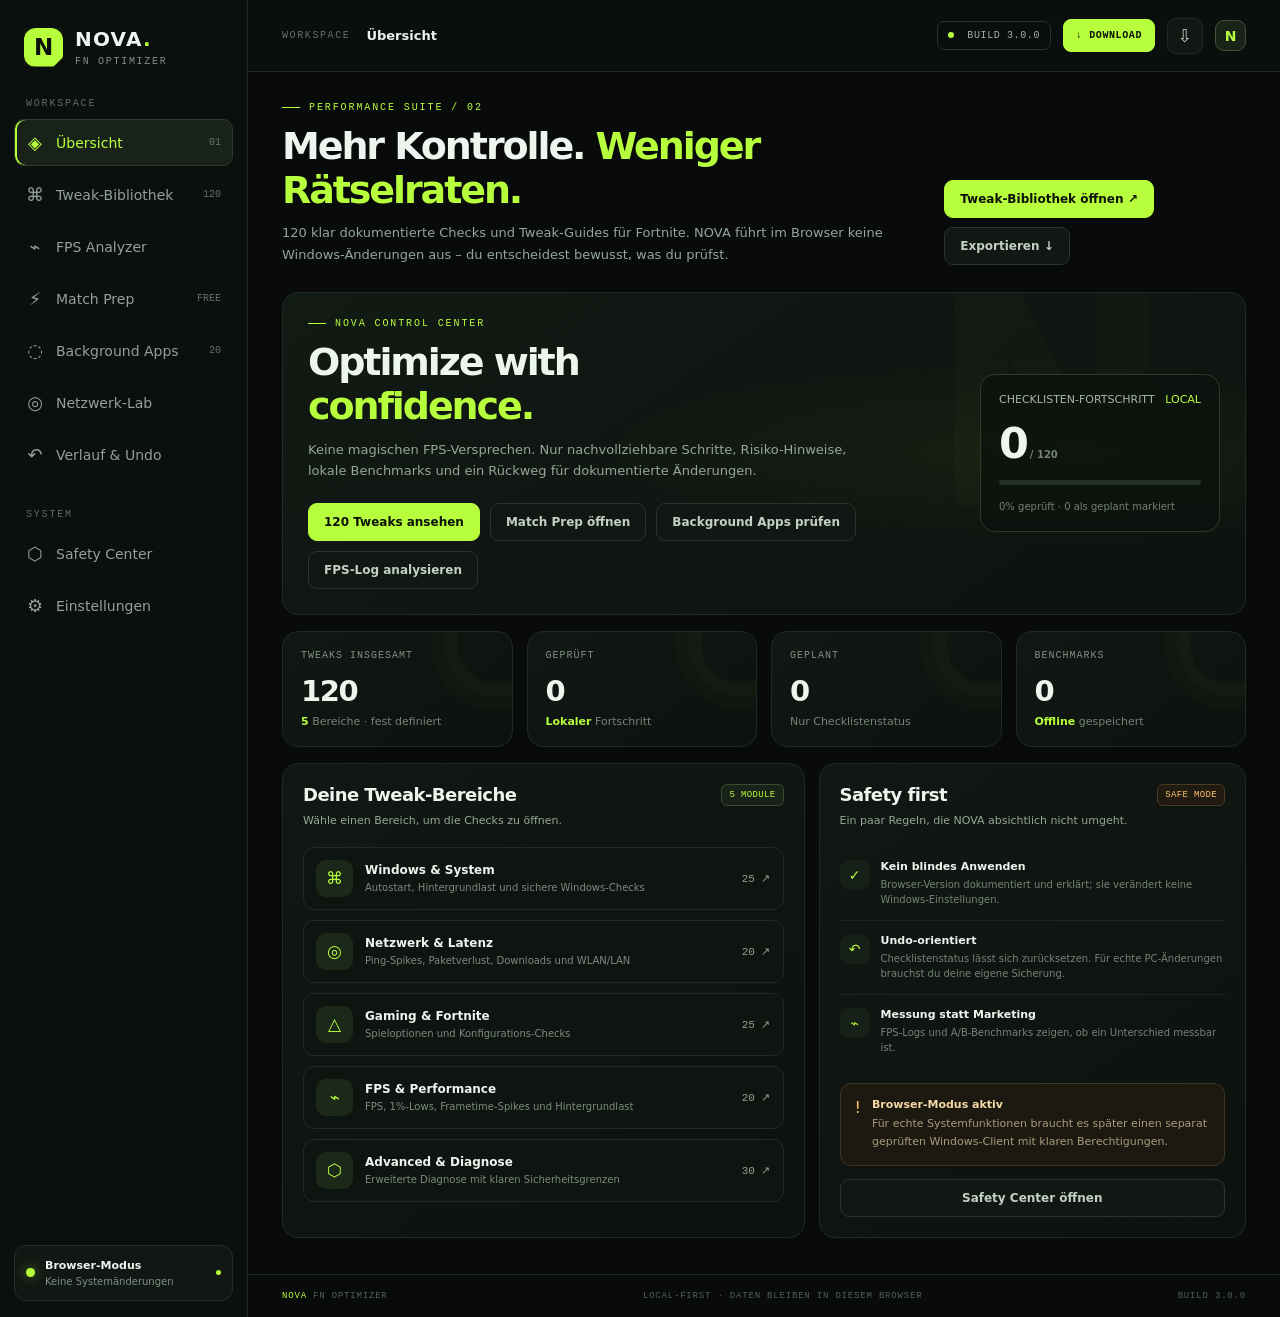
<file: index.html>
<!doctype html>
<html lang="de">
<head>
<meta charset="utf-8"><meta name="viewport" content="width=device-width,initial-scale=1,viewport-fit=cover">
<meta name="theme-color" content="#080b0a"><meta name="color-scheme" content="dark"><meta name="description" content="NOVA FN Optimizer — NOVA Free — FPS-Analyse, Match-Prep, Background-App-Checkliste und nachvollziehbare Gaming-Checks.">
<link rel="manifest" href="manifest.json"><link rel="stylesheet" href="styles.css">
<title>NOVA FN Optimizer Free 3.0 — Performance Suite</title>
</head>
<body>
<div class="app-shell">
  <aside class="sidebar" id="sidebar">
    <a class="brand" href="#overview" aria-label="NOVA Start"><span class="brand-mark">N</span><span><b>NOVA<span class="green">.</span></b><small>FN OPTIMIZER</small></span></a>
    <div class="side-label">WORKSPACE</div>
    <nav class="nav" aria-label="Hauptnavigation">
      <button class="nav-item active" data-page="overview"><span class="nav-icon">◈</span> Übersicht <span class="nav-end">01</span></button>
      <button class="nav-item" data-page="tweaks"><span class="nav-icon">⌘</span> Tweak-Bibliothek <span class="nav-end" id="nav-count">120</span></button>
      <button class="nav-item" data-page="analyzer"><span class="nav-icon">⌁</span> FPS Analyzer</button>
      <button class="nav-item" data-page="playbook"><span class="nav-icon">⚡</span> Match Prep <span class="nav-end">FREE</span></button>
      <button class="nav-item" data-page="background"><span class="nav-icon">◌</span> Background Apps <span class="nav-end">20</span></button>
      <button class="nav-item" data-page="network"><span class="nav-icon">◎</span> Netzwerk-Lab</button>
      <button class="nav-item" data-page="restore"><span class="nav-icon">↶</span> Verlauf & Undo</button>
    </nav>
    <div class="side-label side-label-spaced">SYSTEM</div>
    <nav class="nav"><button class="nav-item" data-page="safety"><span class="nav-icon">⬡</span> Safety Center</button><button class="nav-item" data-page="settings"><span class="nav-icon">⚙</span> Einstellungen</button></nav>
    <div class="sidebar-bottom"><div class="status-orb"></div><div><b>Browser-Modus</b><small>Keine Systemänderungen</small></div><span class="live-dot"></span></div>
  </aside>
  <main class="main-area">
    <header class="topbar"><button class="mobile-menu" id="mobile-menu" aria-label="Menü öffnen">☰</button><div class="crumb"><span>WORKSPACE</span><b id="crumb-title">Übersicht</b></div><div class="top-actions"><span class="version-pill"><i></i> BUILD 3.0.0</span><a class="site-download" href="NOVA_FN_Optimizer_Free_v3.html" download="NOVA_FN_Optimizer_Free_v3.html" title="NOVA als HTML herunterladen">↓ DOWNLOAD</a><button class="icon-btn" id="export-all" title="Daten exportieren" aria-label="Daten exportieren">⇩</button><div class="avatar">N</div></div></header>
    <div class="content" id="content" tabindex="-1"></div>
    <footer class="footer"><span><span class="green">NOVA</span> FN OPTIMIZER</span><span>LOCAL-FIRST · DATEN BLEIBEN IN DIESEM BROWSER</span><span>BUILD 3.0.0</span></footer>
  </main>
</div>
<div class="toast" id="toast" role="status" aria-live="polite"></div>
<div class="modal-backdrop" id="modal-backdrop" hidden><section class="modal" role="dialog" aria-modal="true" aria-labelledby="modal-title"><button class="modal-close" id="modal-close" aria-label="Schließen">×</button><div id="modal-body"></div></section></div>
<script src="app.js"></script>
</body></html>
</file>
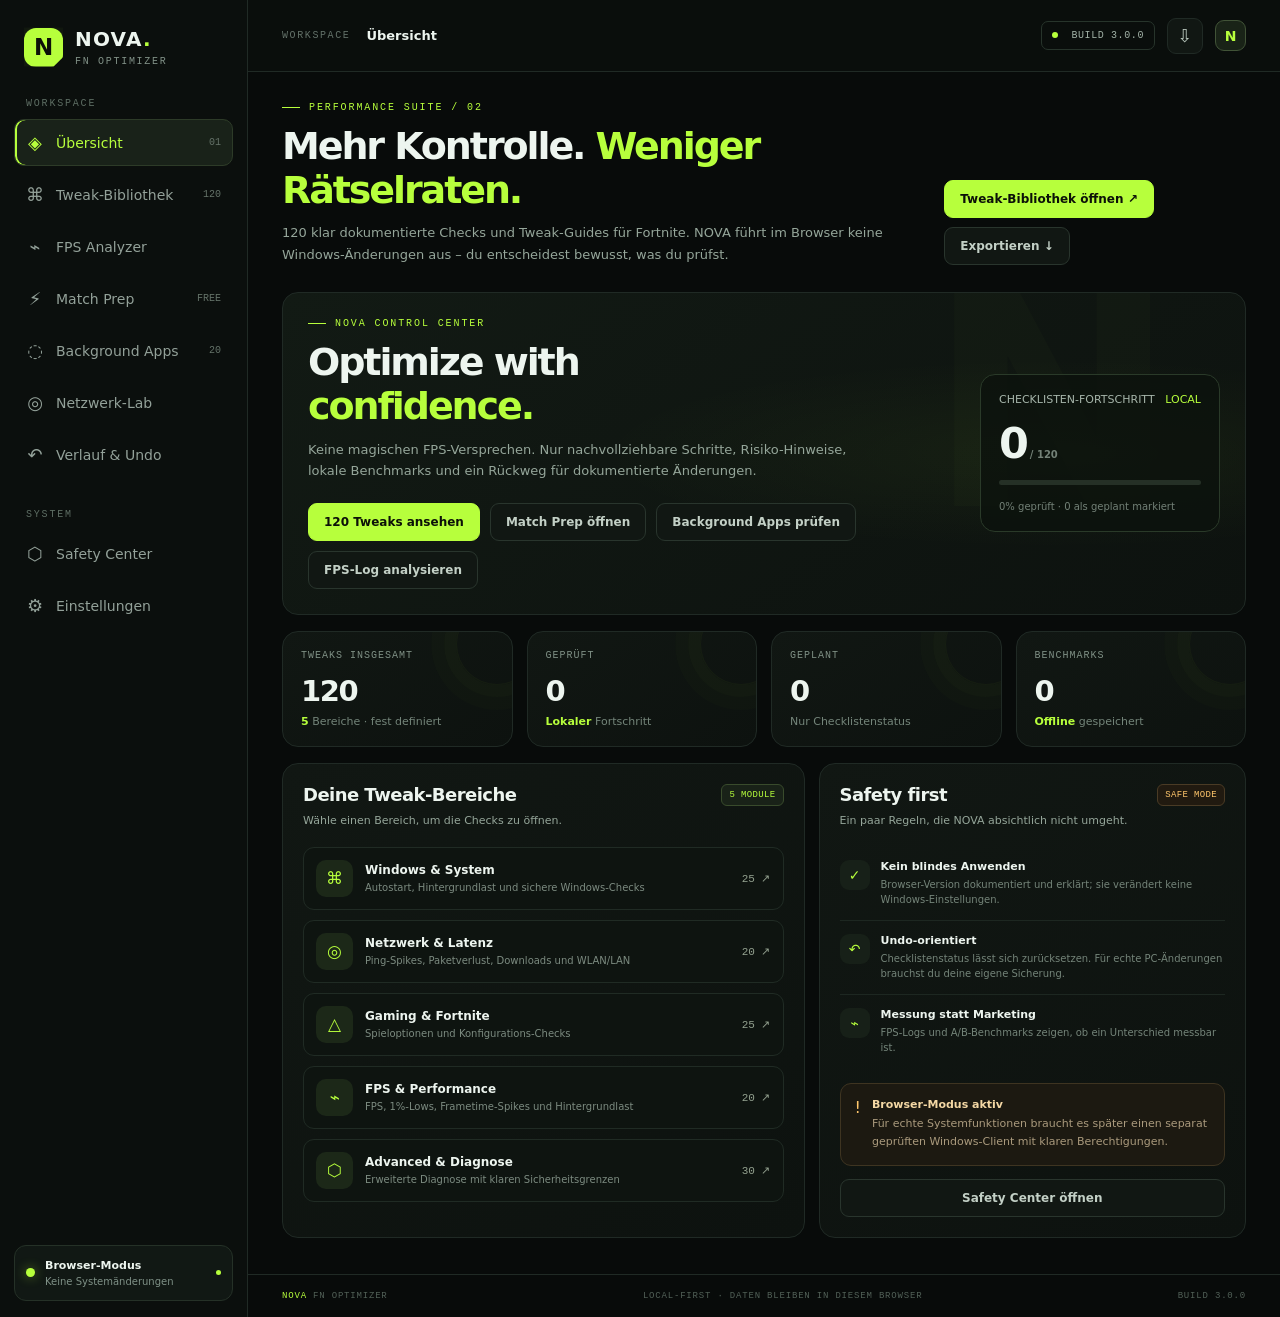
<file: NOVA_FN_Optimizer_Free_v3.html>
<!doctype html>
<html lang="de">
<head>
<meta charset="utf-8"><meta name="viewport" content="width=device-width,initial-scale=1,viewport-fit=cover">
<meta name="theme-color" content="#080b0a"><meta name="description" content="NOVA FN Optimizer — NOVA Free — FPS-Analyse, Match-Prep, Background-App-Checkliste und nachvollziehbare Gaming-Checks.">
<style>
:root{--bg:#080b0a;--panel:#0e1311;--panel2:#111916;--line:#202a25;--muted:#7f9187;--text:#edf5ef;--green:#b7ff3c;--green2:#86d91c;--red:#ff6b6b;--amber:#ffc66b;--blue:#75caff;--radius:16px;--shadow:0 22px 60px #0005}*{box-sizing:border-box}body{margin:0;background:var(--bg);color:var(--text);font:14px Manrope,system-ui,sans-serif;min-height:100vh}button,input,select,textarea{font:inherit}button{cursor:pointer}.app-shell{min-height:100vh;display:flex}.sidebar{width:248px;flex:0 0 248px;background:#0b0f0d;border-right:1px solid var(--line);padding:24px 14px 16px;display:flex;flex-direction:column;min-height:100vh}.brand{display:flex;align-items:center;gap:12px;color:var(--text);text-decoration:none;padding:3px 10px 31px}.brand-mark{width:39px;height:39px;border-radius:12px;background:var(--green);color:#0b1008;display:grid;place-items:center;font-size:23px;font-weight:900;box-shadow:0 0 26px #b7ff3c26;clip-path:polygon(0 0,100% 0,100% 76%,76% 100%,0 100%)}.brand b{font-size:20px;letter-spacing:.06em;display:block}.brand small{font:10px 'DM Mono',monospace;letter-spacing:.17em;color:#819187}.green{color:var(--green)}.side-label{font:10px 'DM Mono',monospace;color:#5d6d63;letter-spacing:.18em;padding:0 12px 10px}.side-label-spaced{margin-top:31px}.nav{display:grid;gap:5px}.nav-item{width:100%;border:1px solid transparent;background:transparent;color:#93a199;border-radius:10px;padding:12px 11px;display:flex;align-items:center;gap:12px;text-align:left;transition:.18s}.nav-item:hover{background:#131b16;color:var(--text)}.nav-item.active{background:#192219;border-color:#2d3b28;color:var(--green);box-shadow:inset 2px 0 var(--green)}.nav-icon{width:18px;text-align:center;font-size:18px}.nav-end{margin-left:auto;font:10px 'DM Mono',monospace;color:#647268}.sidebar-bottom{margin-top:auto;background:#111814;border:1px solid #253127;border-radius:12px;padding:13px 11px;display:flex;align-items:center;gap:10px}.status-orb{width:9px;height:9px;background:var(--green);border-radius:50%;box-shadow:0 0 12px #b7ff3c77}.sidebar-bottom b,.sidebar-bottom small{display:block}.sidebar-bottom b{font-size:11px}.sidebar-bottom small{font-size:10px;color:var(--muted);margin-top:4px}.live-dot{width:5px;height:5px;background:var(--green);border-radius:50%;margin-left:auto}.main-area{min-width:0;flex:1;display:flex;flex-direction:column}.topbar{height:72px;border-bottom:1px solid var(--line);display:flex;align-items:center;justify-content:space-between;padding:0 34px;background:#0a0e0c}.crumb{display:flex;align-items:center;gap:16px}.crumb span{font:10px 'DM Mono',monospace;color:#637169;letter-spacing:.16em}.crumb b{font-size:13px;font-weight:700}.top-actions{display:flex;align-items:center;gap:12px}.version-pill{font:10px 'DM Mono',monospace;letter-spacing:.06em;color:#a1b1a6;border:1px solid #27342b;border-radius:7px;padding:8px 10px}.version-pill i{display:inline-block;width:6px;height:6px;border-radius:50%;background:var(--green);margin-right:7px}.icon-btn,.mobile-menu{width:36px;height:36px;background:#111713;border:1px solid var(--line);color:#b6c4ba;border-radius:9px;font-size:18px}.avatar{height:31px;width:31px;display:grid;place-items:center;border:1px solid #415337;border-radius:9px;background:#192317;color:var(--green);font-weight:800}.mobile-menu{display:none}.content{padding:30px 34px 36px;width:100%;max-width:1600px;margin:0 auto;flex:1}.footer{display:flex;justify-content:space-between;gap:12px;padding:16px 34px;border-top:1px solid var(--line);color:#526158;font:9px 'DM Mono',monospace;letter-spacing:.09em}.eyebrow{font:10px 'DM Mono',monospace;letter-spacing:.19em;color:var(--green);text-transform:uppercase;display:flex;align-items:center;gap:9px}.eyebrow:before{content:'';width:18px;height:1px;background:var(--green)}h1{font-size:clamp(26px,3.2vw,38px);letter-spacing:-.055em;line-height:1.15;margin:12px 0 10px;font-weight:800}h2{font-size:18px;letter-spacing:-.03em;margin:0 0 7px}h3{font-size:14px;margin:0 0 8px}p{color:#95a69a;line-height:1.65;margin:0}.page-head{display:flex;justify-content:space-between;align-items:flex-end;gap:24px;margin-bottom:27px}.page-head p{max-width:650px;font-size:13px}.head-actions{display:flex;gap:9px;flex-wrap:wrap}.btn{border:1px solid #30402d;background:#172016;color:var(--green);padding:11px 15px;border-radius:9px;font-weight:700;font-size:12px;transition:.15s}.btn:hover{filter:brightness(1.18);transform:translateY(-1px)}.btn.primary{background:var(--green);border-color:var(--green);color:#0c1108}.btn.ghost{background:#111713;color:#c3d0c6;border-color:#29352d}.btn.danger{background:#241414;border-color:#4a2828;color:#ff9999}.btn.small{padding:8px 10px;font-size:11px}.grid{display:grid;gap:14px}.stats-grid{grid-template-columns:repeat(4,minmax(0,1fr));margin-bottom:16px}.stat-card,.panel,.hero-card,.category-card{background:linear-gradient(145deg,#111713,#0d120f);border:1px solid var(--line);border-radius:var(--radius);min-width:0}.stat-card{padding:18px;position:relative;overflow:hidden}.stat-card:after{content:'';position:absolute;width:80px;height:80px;border-radius:50%;border:1px solid #b7ff3c0b;right:-26px;top:-29px;box-shadow:0 0 0 12px #b7ff3c04,0 0 0 25px #b7ff3c03}.stat-label{font:10px 'DM Mono',monospace;color:#7f9085;letter-spacing:.1em;text-transform:uppercase}.stat-value{font-size:29px;letter-spacing:-.05em;font-weight:800;margin:13px 0 7px}.stat-foot{font-size:11px;color:#74857a}.stat-foot strong{color:var(--green);font-weight:700}.hero-card{padding:25px;display:grid;grid-template-columns:1.3fr .7fr;gap:24px;position:relative;overflow:hidden;margin-bottom:16px;background:radial-gradient(ellipse at 80% 50%,#b7ff3c0c,transparent 42%),linear-gradient(145deg,#121a14,#0d120f)}.hero-card:after{content:'N';position:absolute;right:7%;top:-65px;font-size:300px;font-weight:800;color:#b7ff3c04;pointer-events:none}.hero-card h1{max-width:600px}.hero-card p{max-width:600px;font-size:13px}.hero-actions{display:flex;gap:10px;flex-wrap:wrap;margin-top:21px}.readiness{position:relative;z-index:1;align-self:center;justify-self:end;width:min(100%,240px);border:1px solid #2a3a29;background:#0c120dce;border-radius:15px;padding:18px}.readiness-head{display:flex;justify-content:space-between;align-items:center;font-size:11px;color:#a6b5aa}.readiness-num{font-size:43px;letter-spacing:-.06em;font-weight:800;margin:12px 0 4px}.readiness-num small{font-size:14px;color:#738177;letter-spacing:0}.progress{height:5px;border-radius:99px;background:#253026;overflow:hidden;margin:12px 0}.progress span{display:block;height:100%;width:0;background:var(--green);border-radius:99px;transition:width .25s}.readiness small{font-size:10px;color:#738177}.two-col{grid-template-columns:1.1fr .9fr}.panel{padding:20px}.panel-head{display:flex;align-items:flex-start;justify-content:space-between;gap:16px;margin-bottom:17px}.panel-head p{font-size:11px}.tag{display:inline-flex;align-items:center;gap:6px;padding:5px 7px;border-radius:6px;font:9px 'DM Mono',monospace;letter-spacing:.04em;border:1px solid #2a382d;color:#9db0a1;background:#141b16;white-space:nowrap}.tag.green{color:var(--green);border-color:#394b2c;background:#192218}.tag.amber{color:var(--amber);border-color:#4a3b25;background:#211a10}.tag.red{color:#ff8e8e;border-color:#4c2b2b;background:#221313}.tag.blue{color:var(--blue);border-color:#25414d;background:#101d22}.category-list{display:grid;gap:10px}.category-row{display:grid;grid-template-columns:37px 1fr auto;gap:12px;align-items:center;padding:12px;border:1px solid #202b24;background:#0e1410;border-radius:11px;cursor:pointer;text-align:left;color:inherit}.category-row:hover{border-color:#41533a;background:#121a13}.category-icon{width:37px;height:37px;border-radius:10px;display:grid;place-items:center;background:#1c2818;color:var(--green);font-size:17px}.category-row b{display:block;font-size:12px}.category-row small{display:block;color:#7c8b80;font-size:10px;margin-top:5px}.category-row .cat-num{font:11px 'DM Mono',monospace;color:#93a18f}.activity-list{display:grid;gap:0}.activity{display:flex;align-items:flex-start;gap:11px;padding:13px 0;border-bottom:1px solid #1d2721}.activity:last-child{border-bottom:0}.activity-icon{width:30px;height:30px;flex:0 0 30px;border-radius:9px;background:#172018;color:var(--green);display:grid;place-items:center}.activity b{font-size:11px;display:block}.activity small{font-size:10px;color:#748479;display:block;margin-top:4px;line-height:1.5}.notice{display:flex;align-items:flex-start;gap:11px;padding:14px;border:1px solid #3e3421;background:#1c1911;border-radius:11px;margin-top:15px}.notice .notice-icon{font-size:16px;color:var(--amber)}.notice b{display:block;font-size:11px;color:#f4d8a5;margin-bottom:4px}.notice p{font-size:11px;color:#aa9a7d}.filters{display:flex;align-items:center;gap:9px;flex-wrap:wrap;margin-bottom:16px}.search{flex:1;min-width:190px;position:relative}.search input{width:100%;padding:12px 13px 12px 37px;border:1px solid #29352d;border-radius:9px;background:#0e1410;color:var(--text);outline:none}.search input:focus,select:focus,input:focus,textarea:focus{border-color:#6c913b;outline:1px solid #b7ff3c22}.search:before{content:'⌕';position:absolute;left:13px;top:7px;font-size:21px;color:#6f8174}.select{background:#0e1410;border:1px solid #29352d;color:#b8c7bc;border-radius:9px;padding:11px 12px;max-width:100%}.library-layout{display:grid;grid-template-columns:220px minmax(0,1fr);gap:15px}.filter-panel{padding:15px;height:max-content}.filter-title{font:10px 'DM Mono',monospace;color:#6f8174;letter-spacing:.13em;margin:8px 0 12px}.filter-option{width:100%;display:flex;justify-content:space-between;align-items:center;background:transparent;border:0;color:#91a095;padding:10px 8px;border-radius:8px;text-align:left;font-size:11px}.filter-option.active,.filter-option:hover{background:#192218;color:var(--green)}.filter-option span:last-child{font:10px 'DM Mono',monospace;color:#637266}.tweak-grid{display:grid;grid-template-columns:repeat(2,minmax(0,1fr));gap:10px}.tweak-card{padding:15px;border:1px solid #232e26;background:linear-gradient(135deg,#111713,#0d120f);border-radius:12px;min-width:0;transition:.18s}.tweak-card:hover{border-color:#3d5035;transform:translateY(-1px)}.tweak-top{display:flex;align-items:center;justify-content:space-between;gap:8px;margin-bottom:12px}.tweak-id{font:10px 'DM Mono',monospace;color:#617166}.tweak-card h3{font-size:12px;line-height:1.5;min-height:36px}.tweak-card p{font-size:11px;line-height:1.55;min-height:50px}.tweak-bottom{display:flex;align-items:center;justify-content:space-between;gap:8px;margin-top:14px;padding-top:12px;border-top:1px solid #202a23}.tweak-mode{font:9px 'DM Mono',monospace;color:#7e9083}.tweak-card .btn{padding:7px 9px;font-size:10px}.count-line{font-size:11px;color:#829187;margin-bottom:11px}.empty-state{padding:40px 20px;text-align:center;border:1px dashed #344035;border-radius:12px;color:#87978b}.detail-header{display:flex;align-items:flex-start;justify-content:space-between;gap:20px}.detail-id{font:10px 'DM Mono',monospace;color:var(--green);letter-spacing:.12em}.detail-description{font-size:13px;margin:12px 0 20px}.detail-section{padding:15px;border:1px solid #263128;border-radius:10px;background:#0d130f;margin-top:12px}.detail-section h3{font-size:11px;color:#cbd9ce}.detail-section p{font-size:11px}.detail-meta{display:grid;grid-template-columns:repeat(3,1fr);gap:9px;margin:16px 0}.meta-cell{background:#101712;border:1px solid #222d25;padding:11px;border-radius:9px}.meta-cell small{display:block;color:#748479;font-size:9px;text-transform:uppercase;letter-spacing:.1em}.meta-cell b{display:block;margin-top:7px;font-size:11px}.modal-backdrop{position:fixed;inset:0;background:#000b;z-index:10;display:grid;place-items:center;padding:20px;backdrop-filter:blur(5px)}.modal-backdrop[hidden]{display:none}.modal{position:relative;background:#0d130f;border:1px solid #334333;border-radius:18px;width:min(100%,620px);max-height:min(88vh,850px);overflow:auto;padding:25px;box-shadow:var(--shadow)}.modal-close{position:absolute;right:15px;top:12px;width:32px;height:32px;border:1px solid #2d392f;border-radius:8px;background:#141b16;color:#a8b6ac;font-size:22px}.modal h2{font-size:22px;margin:9px 40px 0 0}.modal .modal-intro{margin:10px 0 16px;font-size:12px}.modal-actions{display:flex;gap:9px;flex-wrap:wrap;margin-top:18px}.toast{position:fixed;bottom:22px;right:22px;z-index:20;background:#d0ff81;color:#10170b;padding:12px 17px;border-radius:9px;font-size:12px;font-weight:800;box-shadow:var(--shadow);transform:translateY(120px);opacity:0;transition:.25s}.toast.show{transform:translateY(0);opacity:1}.analyzer-drop{border:1px dashed #3a4a3a;background:#0e1510;border-radius:13px;padding:25px;text-align:center}.analyzer-drop strong{display:block;margin:9px 0;font-size:13px}.analyzer-drop p{font-size:11px;margin-bottom:14px}.analyzer-results{display:grid;grid-template-columns:repeat(4,1fr);gap:10px;margin-top:14px}.metric{padding:14px;background:#101712;border:1px solid #253027;border-radius:10px}.metric small{font:9px 'DM Mono',monospace;color:#7f9084;letter-spacing:.1em}.metric b{display:block;font-size:24px;margin-top:9px;letter-spacing:-.04em}.metric span{font-size:10px;color:#7e8d81}.chart{width:100%;height:180px;margin-top:12px;background:linear-gradient(180deg,#b7ff3c0a,transparent);border-radius:8px}.chart svg{width:100%;height:100%;overflow:visible}.chart-note{font-size:10px;color:#708075;margin-top:9px}.form-row{display:grid;grid-template-columns:1fr 1fr;gap:10px;margin-top:13px}.field label{display:block;font-size:10px;color:#829186;margin-bottom:6px}.field input,.field textarea,.field select{width:100%;background:#0a100c;border:1px solid #2a372d;color:var(--text);border-radius:8px;padding:10px}.field textarea{min-height:80px;resize:vertical}.safety-list{display:grid;gap:10px}.safety-item{padding:15px;border:1px solid #263128;border-radius:10px;background:#0e1410;display:flex;gap:12px}.safety-item .safety-symbol{font-size:18px;color:var(--green)}.safety-item b{font-size:12px;display:block;margin-bottom:5px}.safety-item p{font-size:11px}.toggle{width:38px;height:22px;border:1px solid #344337;background:#19221a;border-radius:99px;position:relative;flex-shrink:0}.toggle:after{content:'';width:14px;height:14px;background:#829087;position:absolute;top:3px;left:3px;border-radius:50%;transition:.2s}.toggle.on{background:#31451e;border-color:#628a2a}.toggle.on:after{left:19px;background:var(--green)}.row-end{display:flex;align-items:center;gap:10px}.muted{color:#718176}.divider{height:1px;background:#222d25;margin:16px 0}.pill-list{display:flex;flex-wrap:wrap;gap:7px}.pill{font:10px 'DM Mono',monospace;border:1px solid #2b382e;color:#9aab9e;padding:7px 9px;border-radius:7px;background:#111813}.history-item{display:grid;grid-template-columns:10px 1fr auto;gap:11px;align-items:start;padding:14px 0;border-bottom:1px solid #202a23}.history-item:last-child{border:0}.history-dot{width:7px;height:7px;border-radius:50%;background:var(--green);margin-top:5px}.history-item b{font-size:11px;display:block}.history-item small{display:block;font-size:10px;color:#758579;margin-top:4px}.network-box{padding:22px;border:1px solid #263128;background:#0e1410;border-radius:12px}.network-stat{font-size:42px;font-weight:800;letter-spacing:-.06em;margin:12px 0}.network-stat small{font-size:13px;color:#8c9b8f;letter-spacing:0}.footer span{white-space:nowrap}
@media(max-width:1100px){.sidebar{width:220px;flex-basis:220px}.content{padding:25px 22px}.topbar{padding:0 22px}.stats-grid{grid-template-columns:repeat(2,minmax(0,1fr))}.two-col{grid-template-columns:1fr}.hero-card{grid-template-columns:1fr .6fr}.library-layout{grid-template-columns:190px minmax(0,1fr)}.tweak-grid{grid-template-columns:1fr}.footer{padding:14px 22px}}
@media(max-width:760px){.sidebar{position:fixed;z-index:8;left:-260px;top:0;bottom:0;transition:left .22s;box-shadow:var(--shadow)}.sidebar.open{left:0}.mobile-menu{display:block;margin-right:12px}.topbar{height:62px;padding:0 15px;justify-content:flex-start}.crumb{gap:9px}.crumb span{display:none}.top-actions{margin-left:auto;gap:7px}.version-pill{display:none}.content{padding:21px 14px 28px}.page-head{align-items:flex-start;flex-direction:column;gap:16px}.head-actions{width:100%}.hero-card{grid-template-columns:1fr;padding:20px}.readiness{justify-self:stretch;width:100%}.hero-card:after{font-size:190px;right:0;top:0}.stats-grid{gap:9px}.stat-card{padding:13px}.stat-value{font-size:25px}.stat-foot{font-size:10px}.library-layout{grid-template-columns:1fr}.filter-panel{display:flex;gap:6px;overflow:auto;padding:8px}.filter-title{display:none}.filter-option{width:auto;white-space:nowrap;padding:9px}.tweak-grid{grid-template-columns:1fr}.tweak-card h3,.tweak-card p{min-height:0}.analyzer-results{grid-template-columns:repeat(2,1fr)}.detail-meta{grid-template-columns:1fr}.form-row{grid-template-columns:1fr}.footer{padding:13px 14px;flex-wrap:wrap}.footer span:nth-child(2){display:none}.crumb b{font-size:12px}.modal{padding:20px}.two-col{grid-template-columns:1fr}}

/* v2.1 — Background App clarity module */
.bg-app-list{display:grid;gap:0}.bg-app-row{padding:17px 0;border-bottom:1px solid #202a23;display:grid;grid-template-columns:minmax(0,1fr) auto;gap:18px;align-items:center}.bg-app-row:last-child{border-bottom:0}.bg-app-main{display:flex;gap:13px;min-width:0}.bg-app-icon{width:38px;height:38px;flex:0 0 38px;display:grid;place-items:center;border:1px solid #34442f;background:#162017;color:var(--green);border-radius:11px;font-size:21px}.bg-app-row.protected .bg-app-icon{border-color:#533131;background:#211313;color:#ff9292}.bg-app-copy{min-width:0}.bg-app-heading{display:flex;gap:9px;align-items:center;flex-wrap:wrap}.bg-app-heading h3{font-size:13px}.bg-app-copy p{font-size:11px;margin:7px 0;color:#8a9a8e;line-height:1.6}.bg-app-meta{display:flex;gap:12px;flex-wrap:wrap;font:9px 'DM Mono',monospace;color:#66786b;letter-spacing:.04em}.bg-app-action{display:block;font-size:10px;color:#9bab9e;line-height:1.6;margin-top:8px}.bg-app-action b{color:#c5d3c8}.bg-app-controls{display:grid;gap:8px;justify-items:end;min-width:180px}.bg-status{font:9px 'DM Mono',monospace;letter-spacing:.1em;color:#829187;border:1px solid #2a362d;padding:5px 8px;border-radius:6px;background:#111713}.bg-status.is-found{color:#f0ce85;border-color:#4b3d25;background:#211a10}.bg-status.is-done{color:var(--green);border-color:#3b502c;background:#192218}.bg-steps{display:grid;grid-template-columns:repeat(4,minmax(0,1fr));gap:10px;margin-top:17px}.bg-steps>div{border:1px solid #263128;background:#0e1410;border-radius:11px;padding:14px}.bg-steps>div>b{font:11px 'DM Mono',monospace;color:var(--green)}.bg-steps h3{font-size:12px;margin:12px 0 6px}.bg-steps p{font-size:10px;line-height:1.6;color:#829187}.bg-app-row.protected{background:linear-gradient(90deg,#24141422,transparent)}
@media(max-width:760px){.bg-app-row{grid-template-columns:1fr;gap:12px}.bg-app-controls{grid-template-columns:auto 1fr;justify-items:stretch;align-items:center;min-width:0}.bg-app-controls .btn{width:100%}.bg-steps{grid-template-columns:1fr 1fr}.bg-app-heading{align-items:flex-start}}
@media(max-width:420px){.bg-steps{grid-template-columns:1fr}}

/* v3.0 — free Match Prep workflow, accessible filters, and saved benchmark comparison */
.profile-grid{display:grid;grid-template-columns:repeat(3,minmax(0,1fr));gap:11px;margin-top:16px}.profile-card{display:flex;flex-direction:column;align-items:flex-start;gap:9px;text-align:left;padding:17px;border:1px solid #263128;background:#0d130f;color:var(--text);border-radius:12px;min-height:174px;transition:.16s}.profile-card:hover{border-color:#526d3d;transform:translateY(-1px)}.profile-card.selected{border-color:var(--green);background:linear-gradient(145deg,#1b2816,#0f1510);box-shadow:inset 0 0 0 1px #b7ff3c24}.profile-icon{display:grid;place-items:center;width:34px;height:34px;border-radius:9px;background:#1b2716;color:var(--green);font-size:19px}.profile-card b{font-size:12px}.profile-card small{font-size:10px;color:#91a095;line-height:1.6}.profile-select{margin-top:auto;font:9px 'DM Mono',monospace;color:var(--green);letter-spacing:.1em}.profile-focus{margin-top:6px;font-size:11px}.match-check-panel,.protected-panel,.profile-panel{margin-top:15px;padding:18px}.match-step-list{display:grid;gap:0}.match-step{display:grid;grid-template-columns:20px 32px minmax(0,1fr) auto;align-items:start;gap:12px;padding:15px 2px;border-bottom:1px solid #202a23;cursor:pointer}.match-step:last-child{border-bottom:0}.match-step input{margin-top:3px;accent-color:var(--green);width:16px;height:16px}.match-step-num{font:10px 'DM Mono',monospace;color:#728175;padding-top:4px}.match-step-body b{display:block;font-size:12px}.match-step-body small{display:block;margin-top:5px;font-size:11px;color:#8b9a8f;line-height:1.6}.match-step-body em{display:block;margin-top:7px;font:9px 'DM Mono',monospace;font-style:normal;color:#6f8174;letter-spacing:.05em}.match-step.checked .match-step-body b{text-decoration:line-through;color:#819087}.priority{font:9px 'DM Mono',monospace;letter-spacing:.08em;color:#a2b0a5;border:1px solid #29362c;border-radius:5px;padding:5px 7px;white-space:nowrap}.priority.high{color:var(--amber);border-color:#4c3e24;background:#1e190f}.priority.must{color:var(--green);border-color:#3a4f2b;background:#162014}.protected-grid{display:grid;grid-template-columns:repeat(2,minmax(0,1fr));gap:10px;margin-top:14px}.protected-grid>div{padding:13px;border:1px solid #382828;border-radius:10px;background:#17100f}.protected-grid b{font-size:11px;display:block;margin-bottom:5px}.protected-grid p{font-size:10px;line-height:1.6}.bg-filter-row{display:grid;grid-template-columns:minmax(0,1fr) 220px;gap:10px;margin:15px 0 12px}.bg-search{width:100%;background:#0e1410;border:1px solid #29352d;color:#edf5ef;border-radius:9px;padding:11px 12px;min-width:0}.bg-filter-row .select{width:100%}.benchmark-panel{margin-top:15px;padding:18px}.benchmark-table{width:100%;border-collapse:collapse;margin-top:12px}.benchmark-table th,.benchmark-table td{text-align:left;padding:11px 9px;border-bottom:1px solid #202a23;font-size:11px}.benchmark-table th{font:9px 'DM Mono',monospace;color:#718176;letter-spacing:.08em}.delta-good{color:var(--green)}.delta-bad{color:var(--red)}.delta-neutral{color:#a5b2a8}.benchmark-empty{padding:18px 0;color:#849489;font-size:11px}
@media(max-width:760px){.profile-grid{grid-template-columns:1fr}.profile-card{min-height:0}.match-step{grid-template-columns:20px 25px minmax(0,1fr);gap:8px}.match-step .priority{grid-column:3;justify-self:start}.protected-grid{grid-template-columns:1fr}.bg-filter-row{grid-template-columns:1fr}.match-check-panel,.protected-panel,.profile-panel,.benchmark-panel{padding:14px}}

</style>
<title>NOVA FN Optimizer Free 3.0 — Standalone</title>
</head>
<body>
<div class="app-shell">
  <aside class="sidebar" id="sidebar">
    <a class="brand" href="#overview" aria-label="NOVA Start"><span class="brand-mark">N</span><span><b>NOVA<span class="green">.</span></b><small>FN OPTIMIZER</small></span></a>
    <div class="side-label">WORKSPACE</div>
    <nav class="nav" aria-label="Hauptnavigation">
      <button class="nav-item active" data-page="overview"><span class="nav-icon">◈</span> Übersicht <span class="nav-end">01</span></button>
      <button class="nav-item" data-page="tweaks"><span class="nav-icon">⌘</span> Tweak-Bibliothek <span class="nav-end" id="nav-count">120</span></button>
      <button class="nav-item" data-page="analyzer"><span class="nav-icon">⌁</span> FPS Analyzer</button>
      <button class="nav-item" data-page="playbook"><span class="nav-icon">⚡</span> Match Prep <span class="nav-end">FREE</span></button>
      <button class="nav-item" data-page="background"><span class="nav-icon">◌</span> Background Apps <span class="nav-end">20</span></button>
      <button class="nav-item" data-page="network"><span class="nav-icon">◎</span> Netzwerk-Lab</button>
      <button class="nav-item" data-page="restore"><span class="nav-icon">↶</span> Verlauf & Undo</button>
    </nav>
    <div class="side-label side-label-spaced">SYSTEM</div>
    <nav class="nav"><button class="nav-item" data-page="safety"><span class="nav-icon">⬡</span> Safety Center</button><button class="nav-item" data-page="settings"><span class="nav-icon">⚙</span> Einstellungen</button></nav>
    <div class="sidebar-bottom"><div class="status-orb"></div><div><b>Browser-Modus</b><small>Keine Systemänderungen</small></div><span class="live-dot"></span></div>
  </aside>
  <main class="main-area">
    <header class="topbar"><button class="mobile-menu" id="mobile-menu" aria-label="Menü öffnen">☰</button><div class="crumb"><span>WORKSPACE</span><b id="crumb-title">Übersicht</b></div><div class="top-actions"><span class="version-pill"><i></i> BUILD 3.0.0</span><button class="icon-btn" id="export-all" title="Daten exportieren" aria-label="Daten exportieren">⇩</button><div class="avatar">N</div></div></header>
    <div class="content" id="content" tabindex="-1"></div>
    <footer class="footer"><span><span class="green">NOVA</span> FN OPTIMIZER</span><span>LOCAL-FIRST · DATEN BLEIBEN IN DIESEM BROWSER</span><span>BUILD 3.0.0</span></footer>
  </main>
</div>
<div class="toast" id="toast" role="status" aria-live="polite"></div>
<div class="modal-backdrop" id="modal-backdrop" hidden><section class="modal" role="dialog" aria-modal="true" aria-labelledby="modal-title"><button class="modal-close" id="modal-close" aria-label="Schließen">×</button><div id="modal-body"></div></section></div>
<script>
'use strict';
const $ = s => document.querySelector(s);
const $$ = s => [...document.querySelectorAll(s)];
const CATEGORIES = [
 {id:'system',name:'Windows & System',count:25,icon:'⌘',sub:'Autostart, Hintergrundlast und sichere Windows-Checks'},
 {id:'network',name:'Netzwerk & Latenz',count:20,icon:'◎',sub:'Ping-Spikes, Paketverlust, Downloads und WLAN/LAN'},
 {id:'fortnite',name:'Gaming & Fortnite',count:25,icon:'△',sub:'Spieloptionen und Konfigurations-Checks'},
 {id:'performance',name:'FPS & Performance',count:20,icon:'⌁',sub:'FPS, 1%-Lows, Frametime-Spikes und Hintergrundlast'},
 {id:'advanced',name:'Advanced & Diagnose',count:30,icon:'⬡',sub:'Erweiterte Diagnose mit klaren Sicherheitsgrenzen'}
];
// Each entry: title | explanation | risk | mode | undo/guardrail.
const RAW = {
system:[
['Windows Game Mode','Prüfe, ob der Windows-Spielemodus aktiviert ist.','low','MANUELL','In Windows-Einstellungen wieder auf den vorherigen Wert stellen.'],
['Energieplan prüfen','Zeigt, worauf du bei Energieplan und Netzbetrieb achten solltest.','low','MANUELL','Vorherigen Energieplan notieren und bei Bedarf zurückwählen.'],
['Autostart-Inventar','Erstelle eine Liste von Autostart-Apps, bevor du etwas deaktivierst.','low','CHECK','Einträge einzeln wieder aktivieren, wenn etwas fehlt.'],
['Hintergrund-Apps prüfen','Finde Apps, die während des Spielens unnötig Ressourcen nutzen könnten.','low','CHECK','App wieder öffnen oder deren Hintergrundoption zurücksetzen.'],
['Windows Update-Status','Prüfe Updates und plane Neustarts außerhalb einer Spielsitzung.','low','CHECK','Ausstehende Updates nicht dauerhaft blockieren.'],
['Neustart nach Updates','Prüfe, ob ein Neustart aussteht, der Leistung oder Stabilität beeinflussen kann.','low','CHECK','Neustart ist jederzeit möglich; offene Arbeit vorher speichern.'],
['Speicherplatz-Check','Prüfe freien Speicher auf dem Laufwerk mit Spiel und Windows.','low','CHECK','Nur selbst ausgewählte, bekannte Dateien löschen.'],
['Temporäre Dateien prüfen','Öffne die Windows-Speicherbereinigung als sichere Prüfroutine.','medium','MANUELL','Nur Kategorien auswählen, deren Inhalt du verstehst.'],
['Apps im Hintergrund','Dokumentiere nicht benötigte Hintergrund-Apps, ohne Systemdienste anzutasten.','low','CHECK','App bei Bedarf wieder starten.'],
['Benachrichtigungen beim Spielen','Prüfe Fokus-/Nicht-stören-Einstellungen für ungestörte Sessions.','low','MANUELL','Benachrichtigungen nach dem Spielen wieder einschalten.'],
['Xbox Game Bar prüfen','Prüfe Game-Bar- und Aufnahmefunktionen, wenn du sie nicht verwendest.','low','MANUELL','Deaktivierte Funktionen in Windows wieder aktivieren.'],
['Hintergrundaufnahmen prüfen','Kontrolliere, ob Spielclips oder Hintergrundaufnahmen Ressourcen beanspruchen.','low','MANUELL','Aufnahmeoptionen jederzeit wieder einschalten.'],
['Grafikpräferenz pro App','Prüfe Windows-Grafikeinstellungen für Fortnite und die verwendete GPU.','medium','MANUELL','Den vorherigen Grafikadapter-Modus wieder auswählen.'],
['Standardbrowser-Overlays','Prüfe, ob Browser-Videos oder viele Tabs während des Spiels laufen.','low','CHECK','Tabs wieder öffnen; keine Browserdaten blind löschen.'],
['Desktop-Overlays inventarisieren','Liste Overlays von Chat-, GPU- und Aufnahme-Tools auf.','low','CHECK','Overlays einzeln wieder aktivieren.'],
['Treiber-Version dokumentieren','Notiere GPU-, Audio- und Netzwerk-Treiberversionen vor Änderungen.','low','CHECK','Bei Problemen anhand der Notizen zurück zur bekannten Version.'],
['Windows-Sicherheit prüfen','Stelle sicher, dass Schutzfunktionen aktiv sind; diese App schaltet sie nicht ab.','low','CHECK','Schutzfunktionen eingeschaltet lassen.'],
['UAC-Schutz beibehalten','Prüft die Sicherheitsgrenze: Benutzerkontensteuerung nicht für FPS abschalten.','low','CHECK','Keine Änderung empfohlen.'],
['Systemwiederherstellung prüfen','Prüfe, ob Windows-Wiederherstellung verfügbar ist, bevor du systemweit änderst.','medium','MANUELL','Wiederherstellungspunkte über Windows verwalten.'],
['Wiederherstellungspunkt-Notiz','Lege vor größeren Systemänderungen eine Notiz an, wann du abgesichert hast.','low','CHECK','Notiz kann jederzeit gelöscht werden.'],
['Uhrzeit synchronisieren','Prüfe automatische Uhrzeit und Zeitzone, wichtig für Logs und Verbindungen.','low','MANUELL','Automatische Zeit synchronisieren wieder aktivieren.'],
['Maus-Zeigeroptionen prüfen','Dokumentiere Zeigerbeschleunigung und spielbezogene Mausoptionen.','low','MANUELL','Vorherigen Wert anhand der Notiz wiederherstellen.'],
['Audio-Ausgabegerät prüfen','Stelle sicher, dass das gewünschte Headset als Standardgerät gesetzt ist.','low','MANUELL','Vorheriges Ausgabegerät auswählen.'],
['Laufwerkszustand prüfen','Nutze Windows-Statusanzeigen, um Warnungen zum Speicherlaufwerk zu erkennen.','medium','CHECK','Bei Warnungen sichern und Herstellerdiagnose nutzen.'],
['Systeminfo exportieren','Sichere eine lokale Übersicht wichtiger PC-Infos für spätere Vergleiche.','low','EXPORT','Exportdatei lokal aufbewahren oder löschen.']
],
network:[
['LAN statt WLAN bewerten','Vergleiche nach Möglichkeit eine kabelgebundene Verbindung mit WLAN.','low','CHECK','Zur vorherigen Verbindung zurückkehren.'],
['WLAN-Signal prüfen','Prüfe Signalstärke, Entfernung und Hindernisse am Router.','low','CHECK','Routerposition wieder an den Ausgangsort stellen.'],
['5-GHz-/6-GHz-Band prüfen','Prüfe, ob dein Router und Gerät ein geeignetes WLAN-Band unterstützen.','low','MANUELL','Mit dem vorherigen WLAN-Band verbinden.'],
['Router-Neustart planen','Plane einen Neustart nur, wenn andere Nutzer kurz offline sein dürfen.','medium','MANUELL','Router normal neu verbinden lassen; Konfiguration bleibt unberührt.'],
['Router-Firmware prüfen','Kontrolliere Updates über die offizielle Router-Oberfläche.','medium','MANUELL','Firmware-Updates nicht unterbrechen; vorher Routerhinweise lesen.'],
['Netzwerk-Auslastung beobachten','Prüfe Downloads, Cloud-Sync und Streams während eines Ping-Tests.','low','CHECK','Pausierte Apps wieder fortsetzen.'],
['Download im Hintergrund prüfen','Stelle sicher, dass Launcher- oder OS-Downloads nicht gerade laufen.','low','CHECK','Downloads nach dem Test fortsetzen.'],
['VPN-Nutzung dokumentieren','Notiere, ob ein VPN aktiv ist, und vergleiche nur wenn es erlaubt und nötig ist.','low','CHECK','VPN nach dem Vergleich wieder aktivieren.'],
['Proxy-Einstellungen prüfen','Prüfe, ob ein absichtlich eingerichteter Proxy verwendet wird.','medium','MANUELL','Vorherige Proxy-Konfiguration wiederherstellen.'],
['DNS-Konfiguration notieren','Dokumentiere aktuelle DNS-Einstellungen vor einer möglichen manuellen Änderung.','medium','MANUELL','Den notierten DNS-Wert wieder eintragen.'],
['DNS-Auflösung testen','Prüfe, ob Spiel- und Epic-Domains grundsätzlich aufgelöst werden.','low','CHECK','Keine Systemeinstellung nötig.'],
['Paketverlust beobachten','Führe längere Verbindungstests aus und achte auf Paketverlust.','low','CHECK','Keine Änderung nötig; Ergebnisse mit Uhrzeit sichern.'],
['Latenz-Schwankung messen','Vergleiche mehrere Messungen; Einzelwerte sind kein zuverlässiger Befund.','low','CHECK','Keine Änderung nötig.'],
['Router-QoS dokumentieren','Prüfe, ob Quality-of-Service aktiv ist und welche Geräte priorisiert werden.','medium','MANUELL','Vorherige QoS-Regeln anhand der Notiz zurücksetzen.'],
['Ethernet-Kabel prüfen','Kontrolliere Stecker, Kabelzustand und Link-Geschwindigkeit.','low','CHECK','Altes Kabel wieder anschließen, falls besser geeignet.'],
['Netzwerkadapter-Treiber notieren','Notiere Version und Datum, bevor ein Treiber geändert wird.','low','CHECK','Vorherigen Treiber nur über offizielle Rollback-Funktion wiederherstellen.'],
['Energiesparen am Adapter prüfen','Prüfe adapterbezogene Energiesparoptionen; Änderungen können Stabilität beeinflussen.','medium','MANUELL','Vorherige Einstellung dokumentieren und wiederherstellen.'],
['IPv6 nicht blind deaktivieren','Sicherheitscheck: IPv6-Abschaltung ist kein allgemeiner Ping-Tweak.','low','CHECK','Keine Änderung empfohlen.'],
['Firewall-Regeln prüfen','Kontrolliere nur, ob Fortnite/Epic blockiert werden; Firewall nicht ausschalten.','medium','MANUELL','Nur selbst geänderte Einzelregel zurücknehmen.'],
['In-Game-Netzwerkstatistik','Aktiviere die Spielstatistik, falls verfügbar, und notiere Server-Ping und Paketverlust.','low','MANUELL','Anzeige nach dem Test wieder ausblenden.']
],
fortnite:[
['Rendering-Modus dokumentieren','Notiere den aktuellen Rendering-Modus vor dem Vergleich.','low','MANUELL','Den vorherigen Modus wieder wählen; ein Neustart kann nötig sein.'],
['FPS-Limit prüfen','Vergleiche FPS-Limit mit Monitorfrequenz und Stabilität statt blind „unbegrenzt“ zu wählen.','low','MANUELL','Vorherigen FPS-Wert wieder setzen.'],
['V-Sync-Einstellung dokumentieren','Notiere V-Sync-Zustand und prüfe Input-Lag gegen Tearing für deinen Bedarf.','low','MANUELL','Vorherigen Zustand wieder aktivieren.'],
['Auflösung dokumentieren','Notiere Auflösung und Skalierung vor einem Test.','low','MANUELL','Zur notierten Auflösung zurückkehren.'],
['3D-Auflösung vergleichen','Teste Änderungen in kleinen Schritten und vergleiche Frametimes.','low','MANUELL','Vorherigen Prozentwert wieder setzen.'],
['Schatten-Option prüfen','Prüfe, ob Schattenqualität in deinem Setup spürbar GPU-Zeit kostet.','low','MANUELL','Vorherige Qualitätsstufe wieder einstellen.'],
['Effekte-Qualität prüfen','Vergleiche Effekte bei reproduzierbarer Szene.','low','MANUELL','Vorherige Qualitätsstufe wieder einstellen.'],
['Textur-Qualität prüfen','Berücksichtige VRAM und Bildqualität, nicht nur durchschnittliche FPS.','low','MANUELL','Vorherige Qualitätsstufe wieder einstellen.'],
['Sichtweite prüfen','Vergleiche Sichtweite mit GPU/CPU-Auslastung und Spielpräferenz.','low','MANUELL','Vorherige Stufe wieder einstellen.'],
['Anti-Aliasing dokumentieren','Notiere Anti-Aliasing und Upscaling-Einstellungen vor dem Test.','low','MANUELL','Vorherigen Modus wieder einstellen.'],
['Motion Blur prüfen','Prüfe Motion Blur nach persönlicher Präferenz und Lesbarkeit.','low','MANUELL','Vorherigen Zustand wieder einstellen.'],
['HUD- und Replay-Optionen','Prüfe Replay-Aufzeichnung und optionale HUD-Funktionen auf Zusatzlast.','low','MANUELL','Vorherige Option wieder einschalten.'],
['Replay-Aufzeichnung prüfen','Vergleiche Leistung mit und ohne Replay-Aufzeichnung in einer Testsession.','low','MANUELL','Replay-Funktion wieder aktivieren.'],
['Sprachchat-Setup prüfen','Prüfe Eingabe-/Ausgabegeräte und Hintergrund-Effekte im Voice-Chat.','low','MANUELL','Vorheriges Gerät oder Effektprofil wählen.'],
['Epic-Launcher-Downloads','Pausiere große Downloads nur für einen kontrollierten Test.','low','CHECK','Downloads nach dem Test fortsetzen.'],
['Spiel-Dateien verifizieren','Nutze die offizielle Verifizierungsfunktion, wenn Abstürze oder fehlende Dateien auftreten.','low','MANUELL','Verifikation ist eine Prüfung; keine eigene Rücknahme nötig.'],
['Installationslaufwerk prüfen','Prüfe freien Platz und Laufwerkswarnungen des Fortnite-Laufwerks.','low','CHECK','Keine Änderung nötig.'],
['Startoptionen inventarisieren','Notiere Startparameter und entferne nur solche, deren Zweck bekannt ist.','medium','MANUELL','Vorherige Parameter aus der Notiz wieder einsetzen.'],
['Konfigurationsdatei sichern','Erstelle eine Kopie einer selbst gewählten Konfigurationsdatei vor Änderungen.','medium','BACKUP','Die Sicherung zurückkopieren, wenn das Ergebnis schlechter ist.'],
['Konfigurationsänderungen protokollieren','Ändere pro Test nur einen Wert und notiere Datum und Ergebnis.','low','CHECK','Vorherige Datei aus Sicherung wiederherstellen.'],
['Fenstermodus vergleichen','Vergleiche Vollbild und Fenstermodus mit gleicher Szene.','low','MANUELL','Vorherigen Anzeigemodus wieder einstellen.'],
['Monitorfrequenz prüfen','Kontrolliere, ob Windows die erwartete Bildwiederholrate nutzt.','low','MANUELL','Vorherige Frequenz wieder einstellen.'],
['GPU-Auswahl für Fortnite','Prüfe, ob das Spiel auf dem vorgesehenen Grafikprozessor läuft.','medium','MANUELL','Vorherige GPU-Präferenz wieder setzen.'],
['Spiel-Updates protokollieren','Notiere Build/Version, damit Benchmarks nach Updates vergleichbar bleiben.','low','CHECK','Keine Änderung nötig.'],
['Testszene standardisieren','Nutze dieselbe Szene, Auflösung und Spieldauer für faire Vergleiche.','low','CHECK','Keine Änderung nötig.']
],
performance:[
['CSV-FPS-Log importieren','Importiere eine FPS-CSV mit timestamp,fps und optional frametime_ms.','low','ANALYSE','Importdaten werden nur lokal im Browser verarbeitet.'],
['Durchschnitts-FPS','Berechne den Mittelwert aus den importierten FPS-Werten.','low','ANALYSE','Nur Messwert; keine Systemänderung.'],
['Median-FPS','Berechne den Median, um Ausreißer besser einzuordnen.','low','ANALYSE','Nur Messwert; keine Systemänderung.'],
['1%-Low schätzen','Schätzt das untere FPS-Prozentil als Stabilitätsindikator.','low','ANALYSE','Nur Schätzung; Ergebnis hängt von der CSV-Abtastrate ab.'],
['99. Perzentil Frametime','Analysiert langsame Frames, wenn Frametime-Werte vorliegen.','low','ANALYSE','Nur Messwert; keine Systemänderung.'],
['Stutter-Spikes markieren','Markiert ungewöhnlich lange Framezeiten im importierten Log.','low','ANALYSE','Nur Messwert; Schwelle ist eine Heuristik.'],
['CPU-Limit-Checkliste','Führe eine Checkliste zur CPU-Auslastung und einzelnen Threads durch.','low','CHECK','Keine Änderung nötig.'],
['GPU-Limit-Checkliste','Prüfe GPU-Auslastung, Takt und Temperatur während gleicher Szenen.','low','CHECK','Keine Änderung nötig.'],
['VRAM-Auslastung prüfen','Beobachte VRAM und Texturoptionen mit einem passenden Hardware-Monitor.','low','CHECK','Keine Änderung nötig.'],
['RAM-Auslastung prüfen','Notiere RAM-Nutzung und mögliche Auslagerung während des Tests.','low','CHECK','Keine Änderung nötig.'],
['Temperaturen protokollieren','Vergleiche CPU/GPU-Temperaturen mit den Herstellergrenzen.','low','CHECK','Bei auffälligen Werten Test beenden und Ursache prüfen.'],
['Taktverhalten protokollieren','Beobachte Taktraten über eine ganze Spielsitzung, nicht nur einen Moment.','low','CHECK','Keine Änderung nötig.'],
['Frametime-Verlauf vergleichen','Vergleiche den Verlauf zwischen Baseline und Testlauf.','low','ANALYSE','Nur Messwert; keine Systemänderung.'],
['A/B-Benchmark anlegen','Speichere Baseline und Vergleichsmessung mit Datum und Spielversion.','low','ANALYSE','Benchmark kann aus Verlauf entfernt werden.'],
['Benchmark-Dauer standardisieren','Verwende gleiche Aufwärmzeit und Messdauer für wiederholbare Ergebnisse.','low','CHECK','Keine Änderung nötig.'],
['Hintergrundlast vergleichen','Vergleiche Messungen mit dokumentierten Hintergrundprozessen.','low','CHECK','Prozesse nach dem Test wieder starten.'],
['FPS-Limit-Stabilität prüfen','Prüfe, ob ein stabiles Limit Framezeit-Spitzen reduzieren könnte.','low','CHECK','Vorheriges FPS-Limit wieder setzen.'],
['1%-Low nach Änderung vergleichen','Vergleiche niedrige Perzentile statt nur Spitzen-FPS.','low','ANALYSE','Nur Messwert; keine Systemänderung.'],
['Messwerte exportieren','Exportiere ausgewählte Analysedaten als CSV für späteren Vergleich.','low','EXPORT','Exportdatei lokal löschen, wenn nicht mehr benötigt.'],
['Benchmark-Bericht exportieren','Erstelle eine JSON-Zusammenfassung mit Testbedingungen und Messwerten.','low','EXPORT','Exportdatei lokal löschen, wenn nicht mehr benötigt.']
],
advanced:[
['Windows-Ereignisprotokoll prüfen','Suche nach zeitgleichen Grafiktreiber- oder Systemfehlern nach einem Absturz.','medium','MANUELL','Nur lesen; Ereignisprotokolle nicht löschen.'],
['Zuverlässigkeitsverlauf prüfen','Nutze den Windows-Zuverlässigkeitsverlauf zur zeitlichen Fehleranalyse.','low','MANUELL','Nur lesen; keine Änderung nötig.'],
['DirectX-Diagnose exportieren','Erstelle einen Diagnosebericht für Fehleranalyse; prüfe ihn vor dem Teilen auf private Infos.','low','EXPORT','Exportdatei löschen, wenn sie nicht mehr gebraucht wird.'],
['GPU-Treiber-Abstürze erkennen','Dokumentiere Treiber-Resets und Spielabstürze, bevor du einen Treiber wechselst.','low','CHECK','Keine Änderung nötig.'],
['Overclocking-Status dokumentieren','Notiere vorhandene Übertaktung; Stabilität geht vor kleinen FPS-Zuwächsen.','medium','CHECK','Zur bekannten stabilen Standardeinstellung zurückkehren.'],
['Thermal-Throttling gegen Hintergrundlast trennen','Prüfe Temperaturen und Takte, damit Hitze nicht fälschlich einer Hintergrund-App zugeschrieben wird.','low','CHECK','Keine Änderung nötig; Messwerte dokumentieren.'],
['Capture-Overhead isolieren','Vergleiche eine kurze Testszene mit und ohne optionale Aufnahme/Replay-Funktion.','low','CHECK','Aufnahmeoptionen nach dem Test wieder aktivieren.'],
['Secure Boot beibehalten','Sicherheitscheck: Secure Boot nicht für Gaming-Optimierung deaktivieren.','low','CHECK','Keine Änderung empfohlen.'],
['TPM-Schutz beibehalten','Sicherheitscheck: TPM nicht für FPS deaktivieren.','low','CHECK','Keine Änderung empfohlen.'],
['Defender nicht abschalten','Sicherheitscheck: Echtzeitschutz bleibt aktiv; keine FPS-Optimierung rechtfertigt blindes Abschalten.','low','CHECK','Keine Änderung empfohlen.'],
['Firewall nicht deaktivieren','Sicherheitscheck: Firewall bleibt an; nur konkrete App-Regeln prüfen.','low','CHECK','Keine Änderung empfohlen.'],
['Dienste nicht pauschal deaktivieren','Keine unbekannten Windows-Dienste stoppen; Abhängigkeiten sind schwer vorherzusagen.','low','CHECK','Keine Änderung empfohlen.'],
['Idle-Baseline vor Fortnite messen','Notiere CPU-, RAM- und GPU-Auslastung vor Spielstart, damit unnötige Hintergrundlast sichtbar wird.','low','CHECK','Keine Änderung nötig; Werte nur als Vergleich speichern.'],
['Overlay-Konflikte einzeln testen','Schalte nur ein optionales Overlay auf einmal aus und vergleiche Frametime sowie Stabilität.','low','CHECK','Overlay nach dem Test wieder einschalten.'],
['Treiberquelle verifizieren','Nutze Windows Update oder die offizielle Herstellerseite für Treiber.','low','CHECK','Bei Problemen offiziellen Rollback nutzen.'],
['Installer-Signatur prüfen','Prüfe Herausgeber und digitale Signatur vor dem Start unbekannter Installer.','low','CHECK','Installer schließen, wenn Herausgeber nicht vertrauenswürdig ist.'],
['Prozessliste dokumentieren','Notiere Prozesse und Ressourcenverbrauch; nicht wahllos beenden.','low','CHECK','Beendete normale Apps erneut öffnen.'],
['Prozesspriorität nicht blind ändern','Hohe Priorität kann andere Aufgaben beeinträchtigen und garantiert keine FPS-Verbesserung.','low','CHECK','Wenn manuell geändert, auf Normal zurücksetzen.'],
['CPU-Thread-Last beobachten','Prüfe während einer reproduzierbaren Szene, ob einzelne CPU-Threads ausgelastet sind; Gesamtauslastung allein kann täuschen.','low','CHECK','Keine Änderung nötig; Baseline-Messung dokumentieren.'],
['Background-App CPU-Zeit prüfen','Vergleiche Task-Manager-CPU-Zeit vor und während des Spiels; beende nur bekannte, optionale Apps.','low','CHECK','Normale App erneut starten; keine Windows-Dienste beenden.'],
['Input-Lag-Baseline dokumentieren','Notiere FPS-Limit, V-Sync, Bildwiederholrate und Eingabegerät vor einem kontrollierten Vergleich.','low','CHECK','Vorherige Spiel- und Anzeigeoptionen anhand der Notiz wiederherstellen.'],
['Ping-Spikes mit Downloads korrelieren','Vergleiche In-Game-Ping bei ruhigem Netzwerk und während Downloads; stoppe Downloads nur testweise.','low','CHECK','Pausierte Downloads nach dem Test fortsetzen.'],
['Netzwerk-Tuning sichern','Vor einer Netzwerkänderung Ist-Zustand und Rückweg notieren.','medium','CHECK','Notierte Werte wiederherstellen.'],
['Clean-Boot nur geplant','Clean Boot ist eine Diagnose, keine dauerhafte FPS-Optimierung.','medium','MANUELL','Microsoft-Anleitung verwenden und normalen Start wiederherstellen.'],
['Gaming-Startzustand speichern','Erstelle eine kurze Liste von Apps, die du vor dem Match bewusst offen lässt oder schließt.','low','CHECK','Liste anpassen; keine Systemänderung nötig.'],
['Crash-Logs lokal halten','Logs können Benutzernamen oder Pfade enthalten; vor dem Teilen prüfen.','low','CHECK','Dateien lokal löschen, wenn sie nicht mehr gebraucht werden.'],
['Datenschutz vor Export','Prüfe Exporte auf Namen, Pfade, IPs oder andere private Details.','low','CHECK','Export löschen oder private Felder entfernen.'],
['Wiederherstellungsplan dokumentieren','Notiere, welche Änderungen du vorgenommen hast und wie du sie rückgängig machst.','low','CHECK','Plan aktualisieren oder löschen.'],
['Änderungen einzeln testen','Nie mehrere Tweaks gleichzeitig ändern; sonst ist der Effekt nicht zuzuordnen.','low','CHECK','Letzte einzelne Änderung zurücknehmen.'],
['Stabilität vor FPS-Spitzen','Bewerte Abstürze, Ruckler und niedrige Perzentile zusätzlich zum Durchschnitt.','low','CHECK','Keine Änderung nötig.']
]};
const allTweaks=[]; let n=1;
for(const c of CATEGORIES){for(const row of RAW[c.id]){const [title,desc,risk,mode,undo]=row;allTweaks.push({id:'NV-'+String(n++).padStart(3,'0'),category:c.id,categoryName:c.name,title,desc,risk,mode,undo,reviewed:false,enabled:false});}}
if(allTweaks.length!==120) console.error('Expected 120 entries, got',allTweaks.length);
const state={page:'overview',filter:'all',search:'',risk:'all',sort:'id',tweakId:null,selectedCsv:null,benchmarks:[],history:[],bgAppStatus:{},bgSearch:'',bgFilter:'all',profile:'competitive',matchChecklist:{},notes:localStorage.getItem('novaNotes')||''};
const stored=loadStored();
function loadStored(){try{return JSON.parse(localStorage.getItem('novaV2State')||'{}')}catch{return {}}}
function saveStored(){const safe={version:'3.0.0',tweaks:allTweaks.map(t=>({id:t.id,reviewed:t.reviewed,enabled:t.enabled})),benchmarks:state.benchmarks,history:state.history.slice(0,80),bgAppStatus:state.bgAppStatus,profile:state.profile,matchChecklist:state.matchChecklist,notes:state.notes};localStorage.setItem('novaV2State',JSON.stringify(safe));localStorage.setItem('novaNotes',state.notes||'')}
if(stored.tweaks) for(const saved of stored.tweaks){const t=allTweaks.find(x=>x.id===saved.id);if(t){t.reviewed=!!saved.reviewed;t.enabled=!!saved.enabled}}
state.benchmarks=Array.isArray(stored.benchmarks)?stored.benchmarks:[];state.history=Array.isArray(stored.history)?stored.history:[];state.bgAppStatus=stored.bgAppStatus&&typeof stored.bgAppStatus==='object'?stored.bgAppStatus:{};state.profile=['competitive','balanced','stream'].includes(stored.profile)?stored.profile:'competitive';state.matchChecklist=stored.matchChecklist&&typeof stored.matchChecklist==='object'?stored.matchChecklist:{};
const $content=$('#content'),$toast=$('#toast');let toastTimer;
function toast(msg){$toast.textContent=msg;$toast.classList.add('show');clearTimeout(toastTimer);toastTimer=setTimeout(()=>$toast.classList.remove('show'),2600)}
function safe(s){return String(s).replace(/[&<>"']/g,c=>({'&':'&amp;','<':'&lt;','>':'&gt;','"':'&quot;',"'":'&#39;'}[c]))}
function riskTag(r){return `<span class="tag ${r==='medium'?'amber':r==='high'?'red':'green'}">${r==='medium'?'MIT BEDACHT':r==='high'?'HOHES RISIKO':'NIEDRIGES RISIKO'}</span>`}
function modeTag(m){return `<span class="tag blue">${safe(m)}</span>`}
function reviewedCount(){return allTweaks.filter(t=>t.reviewed).length}function enabledCount(){return allTweaks.filter(t=>t.enabled).length}
function setPage(page){state.page=page;$$('.nav-item[data-page]').forEach(b=>b.classList.toggle('active',b.dataset.page===page));$('#crumb-title').textContent=({overview:'Übersicht',tweaks:'Tweak-Bibliothek',analyzer:'FPS Analyzer',network:'Netzwerk-Lab',restore:'Verlauf & Undo',safety:'Safety Center',settings:'Einstellungen',background:'Background Apps',playbook:'Match Prep'})[page]||'Übersicht';render();$('#sidebar').classList.remove('open');}
function pageHead(kicker,title,desc,actions=''){return `<div class="page-head"><div><div class="eyebrow">${kicker}</div><h1>${title}</h1><p>${desc}</p></div><div class="head-actions">${actions}</div></div>`}
function stat(label,value,foot){return `<div class="stat-card"><div class="stat-label">${label}</div><div class="stat-value">${value}</div><div class="stat-foot">${foot}</div></div>`}
function renderOverview(){const reviewed=reviewedCount(),active=enabledCount();return `${pageHead('PERFORMANCE SUITE / 02','Mehr Kontrolle. <span class="green">Weniger Rätselraten.</span>','120 klar dokumentierte Checks und Tweak-Guides für Fortnite. NOVA führt im Browser keine Windows-Änderungen aus – du entscheidest bewusst, was du prüfst.',`<button class="btn primary" data-action="goto-tweaks">Tweak-Bibliothek öffnen ↗</button><button class="btn ghost" data-action="export-all">Exportieren ↓</button>`)}
<div class="hero-card"><div><div class="eyebrow">NOVA CONTROL CENTER</div><h1>Optimize with<br><span class="green">confidence.</span></h1><p>Keine magischen FPS-Versprechen. Nur nachvollziehbare Schritte, Risiko-Hinweise, lokale Benchmarks und ein Rückweg für dokumentierte Änderungen.</p><div class="hero-actions"><button class="btn primary" data-action="goto-tweaks">120 Tweaks ansehen</button><button class="btn ghost" data-action="goto-playbook">Match Prep öffnen</button><button class="btn ghost" data-action="goto-background">Background Apps prüfen</button><button class="btn ghost" data-action="goto-analyzer">FPS-Log analysieren</button></div></div><div class="readiness"><div class="readiness-head"><span>CHECKLISTEN-FORTSCHRITT</span><span class="green">LOCAL</span></div><div class="readiness-num">${reviewed}<small> / 120</small></div><div class="progress"><span style="width:${reviewed/120*100}%"></span></div><small>${Math.round(reviewed/120*100)}% geprüft · ${active} als geplant markiert</small></div></div>
<div class="grid stats-grid">${stat('TWEAKS INSGESAMT','120','<strong>5</strong> Bereiche · fest definiert')}${stat('GEPRÜFT',reviewed,'<strong>Lokaler</strong> Fortschritt')}${stat('GEPLANT',active,'Nur Checklistenstatus')}${stat('BENCHMARKS',state.benchmarks.length,'<strong>Offline</strong> gespeichert')}</div>
<div class="grid two-col"><section class="panel"><div class="panel-head"><div><h2>Deine Tweak-Bereiche</h2><p>Wähle einen Bereich, um die Checks zu öffnen.</p></div><span class="tag green">5 MODULE</span></div><div class="category-list">${CATEGORIES.map(c=>`<button class="category-row" data-category="${c.id}"><span class="category-icon">${c.icon}</span><span><b>${c.name}</b><small>${c.sub}</small></span><span class="cat-num">${c.count} ↗</span></button>`).join('')}</div></section><section class="panel"><div class="panel-head"><div><h2>Safety first</h2><p>Ein paar Regeln, die NOVA absichtlich nicht umgeht.</p></div><span class="tag amber">SAFE MODE</span></div><div class="activity-list"><div class="activity"><span class="activity-icon">✓</span><div><b>Kein blindes Anwenden</b><small>Browser-Version dokumentiert und erklärt; sie verändert keine Windows-Einstellungen.</small></div></div><div class="activity"><span class="activity-icon">↶</span><div><b>Undo-orientiert</b><small>Checklistenstatus lässt sich zurücksetzen. Für echte PC-Änderungen brauchst du deine eigene Sicherung.</small></div></div><div class="activity"><span class="activity-icon">⌁</span><div><b>Messung statt Marketing</b><small>FPS-Logs und A/B-Benchmarks zeigen, ob ein Unterschied messbar ist.</small></div></div></div><div class="notice"><span class="notice-icon">!</span><div><b>Browser-Modus aktiv</b><p>Für echte Systemfunktionen braucht es später einen separat geprüften Windows-Client mit klaren Berechtigungen.</p></div></div><button class="btn ghost" style="margin-top:13px;width:100%" data-action="goto-safety">Safety Center öffnen</button></section></div>`}
function renderTweakCard(t){return `<article class="tweak-card"><div class="tweak-top"><span class="tweak-id">${t.id}</span><div class="row-end">${t.reviewed?'<span class="tag green">GEPRÜFT</span>':''}${riskTag(t.risk)}</div></div><h3>${safe(t.title)}</h3><p>${safe(t.desc)}</p><div class="tweak-bottom"><span class="tweak-mode">${safe(t.mode)}${t.enabled?' · GEPLANT':''}</span><button class="btn ghost small" data-open-tweak="${t.id}">Details ↗</button></div></article>`}
function renderTweaks(){let list=allTweaks.filter(t=>(state.filter==='all'||t.category===state.filter)&&(state.risk==='all'||t.risk===state.risk)&&(`${t.title} ${t.desc} ${t.id} ${t.categoryName}`.toLowerCase().includes(state.search.toLowerCase())));if(state.sort==='risk')list.sort((a,b)=>({low:0,medium:1,high:2}[a.risk]-{low:0,medium:1,high:2}[b.risk]));else if(state.sort==='title')list.sort((a,b)=>a.title.localeCompare(b.title));else list.sort((a,b)=>Number(a.id.slice(3))-Number(b.id.slice(3)));return `${pageHead('TWEAK LIBRARY / 120 ITEMS','The <span class="green">Tweak Library.</span>','120 Einträge in fünf Bereichen. Öffne einen Eintrag für Erklärung, Risiko, Modus und Rückweg. „Geplant“ ist nur ein lokaler Marker, kein ausgeführter Systemtweak.',`<button class="btn ghost" data-action="export-all">Daten exportieren ↓</button>`)}<div class="filters"><div class="search"><input id="tweak-search" placeholder="Tweak, ID oder Bereich suchen …" value="${safe(state.search)}" aria-label="Tweaks suchen"></div><select class="select" id="risk-filter" aria-label="Risiko filtern"><option value="all" ${state.risk==='all'?'selected':''}>Alle Risiken</option><option value="low" ${state.risk==='low'?'selected':''}>Niedrig</option><option value="medium" ${state.risk==='medium'?'selected':''}>Mit Bedacht</option></select><select class="select" id="sort-filter" aria-label="Sortierung"><option value="id" ${state.sort==='id'?'selected':''}>Standard</option><option value="title" ${state.sort==='title'?'selected':''}>Name A–Z</option><option value="risk" ${state.sort==='risk'?'selected':''}>Risiko zuerst</option></select></div><div class="library-layout"><aside class="panel filter-panel"><div class="filter-title">KATEGORIEN</div><button class="filter-option ${state.filter==='all'?'active':''}" data-filter="all">Alle Tweaks <span>120</span></button>${CATEGORIES.map(c=>`<button class="filter-option ${state.filter===c.id?'active':''}" data-filter="${c.id}">${c.name}<span>${c.count}</span></button>`).join('')}<div class="divider"></div><div class="filter-title">FORTSCHRITT</div><div style="font-size:11px;color:#8c9a8f;margin:10px 0">${reviewedCount()} / 120 geprüft</div><div class="progress"><span style="width:${reviewedCount()/120*100}%"></span></div><button class="btn ghost small" style="width:100%;margin-top:8px" data-action="reset-checks">Status zurücksetzen</button></aside><div><div class="count-line">${list.length} ERGEBNISSE · ${reviewedCount()} GEPRÜFT · ${enabledCount()} GEPLANT</div><div class="tweak-grid">${list.map(renderTweakCard).join('')||'<div class="empty-state">Keine Tweaks gefunden. Passe Suche oder Filter an.</div>'}</div></div></div>`}
function renderAnalyzer(){return `${pageHead('PERFORMANCE LAB / CSV','FPS <span class="green">Analyzer.</span>','Importiere ein CSV-Log, um Durchschnitt, Median, geschätzte 1%-Low-Werte und Framezeit-Spitzen zu analysieren. Dateien werden im Browser verarbeitet.',`<button class="btn ghost" data-action="sample-csv">Beispiel-CSV ↓</button>`)}<div class="grid two-col"><section class="panel"><div class="panel-head"><div><h2>Log importieren</h2><p>Unterstützte Spalten: timestamp, fps, optional frametime_ms</p></div><span class="tag green">LOCAL ONLY</span></div><div class="analyzer-drop"><div style="font-size:25px;color:var(--green)">⇧</div><strong>CSV-Datei auswählen</strong><p>Max. 5 MB · keine Datei wird hochgeladen</p><input type="file" id="csv-file" accept=".csv,text/csv" aria-label="CSV-Datei auswählen" class="select"></div><div class="notice"><span class="notice-icon">i</span><div><b>Interpretation</b><p>1%-Low ist hier eine Perzentil-Schätzung aus den vorhandenen Samples. Die Messqualität hängt vom Logger und der Abtastrate ab.</p></div></div></section><section class="panel"><div class="panel-head"><div><h2>Messbedingungen</h2><p>Für einen fairen A/B-Vergleich</p></div></div><div class="form-row"><div class="field"><label for="bench-name">Name des Tests</label><input id="bench-name" placeholder="z. B. Baseline — DX12"></div><div class="field"><label for="bench-version">Spielversion / Modus</label><input id="bench-version" placeholder="Version, Map, Modus"></div></div><div class="field" style="margin-top:12px"><label for="bench-notes">Notizen</label><textarea id="bench-notes" placeholder="Auflösung, FPS-Limit, Treiber, Testdauer …"></textarea></div><button class="btn primary" style="margin-top:13px" data-action="save-benchmark" id="save-benchmark" disabled>Analyse als Benchmark speichern</button></section></div><div id="analysis-output" style="margin-top:15px"><section class="panel"><div class="empty-state">Noch kein Log geladen. Importiere eine CSV oder lade die Beispiel-Datei.</div></section></div>${renderSavedBenchmarks()}`}
function renderSavedBenchmarks(){const items=state.benchmarks;let comparison='';if(items.length>=2){const a=items[0],b=items[1];const d=(x,y)=>x-y;const pct=(x,y)=>y?((x-y)/y*100):0;const cell=(label,x,y,unit,lowerBetter=false)=>{const delta=d(x,y),p=pct(x,y);const good=delta===0?'delta-neutral':((lowerBetter?delta<0:delta>0)?'delta-good':'delta-bad');return `<div class="metric"><small>${label}</small><b>${x.toFixed(1)}${unit}</b><span class="${good}">${delta>0?'+':''}${delta.toFixed(1)}${unit} (${p>0?'+':''}${p.toFixed(1)}%) vs previous</span></div>`};comparison=`<div class="analyzer-results">${cell('AVG FPS',a.avg,b.avg,' FPS')}${cell('EST. 1%-LOW',a.low,b.low,' FPS')}${cell('P99 FRAME TIME',a.p99,b.p99,' ms',true)}${cell('MEDIAN FPS',a.median,b.median,' FPS')}</div><p class="chart-note">Neuester Benchmark: ${safe(a.name)} · Vergleichsbasis: ${safe(b.name)}. Unterschied ist nur belastbar, wenn Szene, Dauer und Einstellungen vergleichbar waren.</p>`}return `<section class="panel benchmark-panel" id="saved-benchmarks"><div class="panel-head"><div><h2>Saved Benchmarks <span class="green">/ A-B</span></h2><p>${items.length} lokal gespeicherte Messungen · neueste zuerst</p></div><span class="tag green">LOCAL ONLY</span></div>${items.length>=2?comparison:''}${items.length?`<div style="overflow-x:auto"><table class="benchmark-table"><thead><tr><th>TEST</th><th>AVG FPS</th><th>1%-LOW*</th><th>P99 FRAME</th><th>SAMPLES</th><th>DATUM</th></tr></thead><tbody>${items.slice(0,10).map(x=>`<tr><td><b>${safe(x.name)}</b><br><span class="muted">${safe(x.version||'Ohne Versionsnotiz')}</span></td><td>${Number(x.avg).toFixed(1)}</td><td>${Number(x.low).toFixed(1)}</td><td>${Number(x.p99).toFixed(2)} ms</td><td>${x.samples}</td><td>${new Date(x.date).toLocaleDateString('de-DE')}</td></tr>`).join('')}</tbody></table></div><p class="chart-note">*1%-Low ist eine Schätzung aus den importierten Samples, kein Ersatz für einen standardisierten Benchmark.</p>`:'<div class="benchmark-empty">Noch keine Benchmarks gespeichert. Importiere oben eine CSV und klicke auf „Analyse als Benchmark speichern“.'}</section>`}
function renderNetwork(){return `${pageHead('NETWORK LAB / DIAGNOSTICS','Know your <span class="green">connection.</span>','Dieses Modul führt optionale HTTP-Erreichbarkeitsmessungen aus. Die Dauer einer Web-Anfrage ist kein Fortnite-Server-Ping und misst weder ICMP noch In-Game-Routing.',`<button class="btn ghost" data-action="network-info">Messhinweise</button>`)}<div class="grid two-col"><section class="panel"><div class="panel-head"><div><h2>HTTP-Verbindungstest</h2><p>Misst die Antwortzeit einer HTTPS-Anfrage.</p></div><span class="tag amber">KEIN IN-GAME-PING</span></div><div class="network-box"><div class="eyebrow">WEB REQUEST DURATION</div><div class="network-stat" id="net-result">— <small>ms</small></div><p id="net-status" style="font-size:11px">Bereit für einen Test. Die Messung braucht Internetzugang.</p><button class="btn primary" style="margin-top:15px" data-action="run-network" id="run-network">HTTP-Test starten ↗</button></div></section><section class="panel"><h2>So liest du die Ergebnisse</h2><p style="font-size:12px;margin:10px 0 15px">Ein HTTP-Test enthält DNS-, Verbindungs- und TLS-Anteile und hängt vom Zielserver ab. Er kann nicht direkt mit dem Ping aus Fortnite gleichgesetzt werden.</p><div class="activity-list"><div class="activity"><span class="activity-icon">1</span><div><b>In-Game-Statistik nutzen</b><small>Für den tatsächlichen Server-Ping und Paketverlust nutze die Netzwerkstatistik im Spiel, falls verfügbar.</small></div></div><div class="activity"><span class="activity-icon">2</span><div><b>Mehrfach messen</b><small>Vergleiche mehrere Tests zu unterschiedlichen Zeiten; einzelne Werte können täuschen.</small></div></div><div class="activity"><span class="activity-icon">3</span><div><b>Keine Wunder-Tweaks</b><small>DNS-Wechsel oder Registry-Presets garantieren keinen niedrigeren Ping.</small></div></div></div></section></div>`}
const MATCH_STEPS = [
 {id:'save-work',title:'Offene Arbeit speichern',group:'STABILITY',desc:'Schließe keine App, bevor Dateien gespeichert sind.',impact:'Crash-/Datenverlust vermeiden',priority:'MUSS'},
 {id:'pause-downloads',title:'Große Downloads pausieren',group:'NETWORK',desc:'Pausiere aktive Game-, OS- und Launcher-Downloads für den Test. Sicherheitsupdates danach wieder aufnehmen.',impact:'Weniger Bandbreiten-Spitzen möglich',priority:'HOCH'},
 {id:'capture-check',title:'Instant Replay / Aufnahme prüfen',group:'FPS',desc:'Wenn du es nicht brauchst, teste eine Runde ohne Replay. Vergleiche danach dieselbe Szene.',impact:'GPU / CPU / Datenträger',priority:'HOCH'},
 {id:'overlay-check',title:'Optionale Overlays einzeln testen',group:'FRAME TIME',desc:'Deaktiviere testweise nur ein Drittanbieter-Overlay. Chat- und Accessibility-Funktionen nicht abschalten, wenn du sie brauchst.',impact:'Mögliche Frametime-Schwankung',priority:'MITTEL'},
 {id:'browser-video',title:'Unnötige Video-Tabs schließen',group:'BACKGROUND',desc:'Streams und Web-Apps können CPU, GPU, RAM und Netzwerk belegen. Tabs mit wichtigen Uploads nicht schließen.',impact:'Ressourcen / Bandbreite',priority:'MITTEL'},
 {id:'cloud-sync',title:'Große Cloud-Synchronisierung prüfen',group:'BACKGROUND',desc:'Nur große, nicht dringende Sync-Aufgaben vorübergehend pausieren und nach der Session fortsetzen.',impact:'Datenträger / Upload',priority:'MITTEL'},
 {id:'fps-cap',title:'FPS-Limit bewusst setzen',group:'FPS',desc:'Teste ein stabiles Limit passend zu Monitor und System statt pauschal „unbegrenzt“.',impact:'Stabilität / Frametime',priority:'HOCH'},
 {id:'render-mode',title:'Rendering-Modus nicht blind wechseln',group:'FORTNITE',desc:'Ändere den Rendering-Modus nur einzeln und vergleiche nach Neustart mit derselben Szene.',impact:'CPU/GPU abhängig',priority:'MITTEL'},
 {id:'thermals',title:'Temperatur und Takt beobachten',group:'HARDWARE',desc:'Achte auf thermisches Drosseln, Lüfterverhalten und ungewöhnlich fallende Taktraten.',impact:'FPS-Drops / Stabilität',priority:'HOCH'},
 {id:'power',title:'Netzbetrieb und Energieprofil prüfen',group:'HARDWARE',desc:'Bei einem Desktop den passenden Windows-Energieplan prüfen; bei Laptops auch Herstellerprofil und Temperatur beachten.',impact:'Taktverhalten möglich',priority:'MITTEL'},
 {id:'game-mode',title:'Windows-Spielemodus prüfen',group:'WINDOWS',desc:'Prüfe die Windows-Einstellung; erwarte keinen universellen FPS-Gewinn und vergleiche bei Bedarf A/B.',impact:'Systemplanung',priority:'NIEDRIG'},
 {id:'baseline',title:'Baseline-Messung sichern',group:'MEASUREMENT',desc:'Nimm eine kurze Referenzmessung mit gleicher Map, Auflösung, FPS-Limit und Dauer auf.',impact:'Macht Veränderungen messbar',priority:'MUSS'}
];
const PLAYBOOKS = {
 competitive:{name:'Competitive / Low Latency',desc:'Priorisiert stabile Frametime und niedrige Zusatzlast. Keine Grafik- oder Registry-Magie; messe Änderungen einzeln.',focus:['Aufnahme/Replay testweise aus','Downloads pausieren','Stabiles FPS-Limit vergleichen','Optionale Overlays einzeln prüfen']},
 balanced:{name:'Balanced / Alltag',desc:'Behält Komfortfunktionen bei und konzentriert sich auf klare, reversible Checks statt aggressiver Abschaltungen.',focus:['Nur echte Lastquellen schließen','Chat und benötigte Peripherie behalten','FPS-Limit passend zum System','Temperatur und Frametimes beobachten']},
 stream:{name:'Streaming / Recording',desc:'Behandelt Stream- und Capture-Apps als benötigte Last. Ziel ist stabile Ausgabe, nicht möglichst wenige Prozesse.',focus:['Encoder-Auslastung beobachten','Aufnahme auf separater Testszene prüfen','Upload-Auslastung im Blick behalten','Unnötige Downloads pausieren']}
};
function renderPlaybook(){const profile=PLAYBOOKS[state.profile]||PLAYBOOKS.competitive;const done=MATCH_STEPS.filter(x=>state.matchChecklist[x.id]).length;return `${pageHead('NOVA FREE / PRE-GAME WORKFLOW','Match Prep <span class="green">Playbook.</span>','Eine klare, kostenlose Pre-Game-Routine für FPS-Stabilität und Latenz-Diagnose. Das Profil erstellt einen Plan, ändert aber keine Windows-Einstellungen.',`<button class="btn ghost" data-action="reset-match">Checkliste zurücksetzen</button><button class="btn primary" data-action="goto-background">Background Apps ↗</button>`)}
<section class="hero-card playbook-hero"><div><div class="eyebrow">FREE PERFORMANCE WORKFLOW</div><h1>Less background noise.<br><span class="green">More measurable results.</span></h1><p>Arbeite die Liste ab, teste nur eine Änderung gleichzeitig und behalte die Einstellung nur, wenn der Vergleich tatsächlich besser ausfällt.</p><div class="hero-actions"><button class="btn primary" data-action="goto-analyzer">FPS-Log analysieren ↗</button><button class="btn ghost" data-action="goto-tweaks">120 Checks durchsuchen</button></div></div><div class="readiness"><div class="readiness-head"><span>SESSION READINESS</span><span class="green">LOCAL</span></div><div class="readiness-num">${done}<small> / ${MATCH_STEPS.length}</small></div><div class="progress"><span style="width:${done/MATCH_STEPS.length*100}%"></span></div><small>${Math.round(done/MATCH_STEPS.length*100)}% der Pre-Game-Schritte erledigt</small></div></section>
<section class="panel profile-panel"><div class="panel-head"><div><h2>Wähle dein Session-Profil</h2><p>Das Profil passt die Empfehlungen an — es schaltet keine Funktionen automatisch um.</p></div><span class="tag green">FREE · OHNE PAYWALL</span></div><div class="profile-grid">${Object.entries(PLAYBOOKS).map(([id,p])=>`<button class="profile-card ${state.profile===id?'selected':''}" data-profile="${id}" aria-pressed="${state.profile===id}"><span class="profile-icon">${id==='competitive'?'⚡':id==='balanced'?'◈':'▣'}</span><b>${safe(p.name)}</b><small>${safe(p.desc)}</small><span class="profile-select">${state.profile===id?'AKTIV':'PROFIL WÄHLEN'}</span></button>`).join('')}</div><div class="notice" style="margin-top:14px"><span class="notice-icon">i</span><div><b>${safe(profile.name)}</b><p>${safe(profile.desc)}</p><p class="profile-focus"><strong>Fokus:</strong> ${profile.focus.map(safe).join(' · ')}</p></div></div></section>
<section class="panel match-check-panel"><div class="panel-head"><div><h2>Pre-Game Checklist</h2><p>Markiere einen Punkt erst, nachdem du ihn selbst geprüft hast.</p></div><span class="tag">${done}/${MATCH_STEPS.length} ABGEHAKT</span></div><div class="match-step-list">${MATCH_STEPS.map((step,i)=>`<label class="match-step ${state.matchChecklist[step.id]?'checked':''}"><input type="checkbox" data-match-check="${step.id}" ${state.matchChecklist[step.id]?'checked':''}><span class="match-step-num">${String(i+1).padStart(2,'0')}</span><span class="match-step-body"><b>${safe(step.title)}</b><small>${safe(step.desc)}</small><em>${safe(step.group)} · ${safe(step.impact)}</em></span><span class="priority ${step.priority==='MUSS'?'must':step.priority==='HOCH'?'high':''}">${safe(step.priority)}</span></label>`).join('')}</div></section>
<section class="panel protected-panel"><div class="panel-head"><div><h2>Diese Dinge bleiben an</h2><p>Mehr Prozesse zu beenden bedeutet nicht automatisch mehr FPS.</p></div><span class="tag red">PROTECTED</span></div><div class="protected-grid"><div><b>Windows-Sicherheit / Antivirus</b><p>Nicht deaktivieren oder beenden.</p></div><div><b>GPU-, Audio- und Eingabetreiber</b><p>Nicht über Task-Manager beenden.</p></div><div><b>Unbekannte Prozesse & Dienste</b><p>Erst identifizieren; im Zweifel unangetastet lassen.</p></div><div><b>Epic / Fortnite Kernprozesse</b><p>Nicht schließen, solange das Spiel oder der Launcher sie benötigt.</p></div></div></section>`}

const BG_APPS = [
 {id:'browser',name:'Browser-Tabs & Videos',group:'OPTIONAL SCHLIESSEN',impact:'CPU / RAM / GPU',desc:'Viele Tabs, Videostreams und Web-Apps können CPU, RAM oder GPU belegen. Schließe nur, was du gerade nicht brauchst.',action:'Unnötige Tabs schließen; Downloads/Uploads vorher prüfen.',risk:'low'},
 {id:'capture',name:'Aufnahme & Instant Replay',group:'OPTIONAL PAUSIEREN',impact:'FPS / Frametime',desc:'Aufnahme- und Replay-Funktionen können zusätzliche GPU-, CPU- und Datenträgerlast erzeugen.',action:'Aufnahme beenden oder Replay testweise ausschalten; danach A/B messen.',risk:'low'},
 {id:'screenshare',name:'Screen Share / Stream',group:'OPTIONAL BEENDEN',impact:'CPU / Upload / Latenz',desc:'Streaming oder Bildschirmfreigabe kann Upload-Bandbreite und Rechenzeit beanspruchen.',action:'Stream/Screen Share nur beenden, wenn du ihn nicht benötigst.',risk:'low'},
 {id:'cloudsync',name:'Cloud-Synchronisierung',group:'OPTIONAL PAUSIEREN',impact:'Datenträger / Upload',desc:'Große Datei-Synchronisierungen können während Matches Netzwerk oder Datenträger belasten.',action:'Synchronisierung vorübergehend pausieren und später fortsetzen.',risk:'low'},
 {id:'downloads',name:'Epic-/Launcher-Downloads',group:'PAUSIEREN STATT SCHLIESSEN',impact:'Bandbreite / Ping-Spikes',desc:'Große Downloads oder Updates können die Verbindung auslasten. Der Launcher selbst wird für Fortnite benötigt.',action:'Download im Launcher pausieren; Launcher nicht wahllos beenden.',risk:'low'},
 {id:'musicvideo',name:'Musik-/Video-Player',group:'OPTIONAL SCHLIESSEN',impact:'CPU / GPU / Netzwerk',desc:'Ein aktiver Videostream kann mehr Ressourcen benötigen als reine Audiowiedergabe.',action:'Nicht benötigte Videos/Streams schließen; Audio nach Wunsch behalten.',risk:'low'},
 {id:'overlays',name:'Optionale Drittanbieter-Overlays',group:'TESTWEISE DEAKTIVIEREN',impact:'Frametime / Stabilität',desc:'Overlays von Chat-, Aufnahme- oder Monitoring-Apps können sich mit dem Spiel überschneiden.',action:'Immer nur ein Overlay pro Test ausschalten, dann vergleichen.',risk:'low'},
 {id:'rgb',name:'RGB-/Geräte-Konfigurations-App',group:'NUR WENN NICHT BENÖTIGT',impact:'Meist gering / variabel',desc:'Manche Konfigurations-Apps laufen dauerhaft; benötigte Tastatur-/Mausfunktionen können davon abhängen.',action:'Nur die sichtbare App normal beenden, wenn Profile und Geräte weiter funktionieren.',risk:'medium'},
 {id:'otherlauncher',name:'Andere Spiele-Launcher',group:'OPTIONAL SCHLIESSEN',impact:'RAM / Hintergrund-Updates',desc:'Launcher für andere Spiele sind während Fortnite oft nicht nötig, können aber Update-Aufgaben ausführen.',action:'Andere Launcher regulär über ihr Menü schließen; keine zugehörigen Dienste erzwingen.',risk:'low'},
 {id:'updater',name:'Nicht dringende App-Updates',group:'VERSCHIEBEN',impact:'CPU / Datenträger / Netzwerk',desc:'Installer und Updates können kurzfristig Last erzeugen. Sicherheitsupdates nicht dauerhaft blockieren.',action:'Nur nicht dringende Updates auf nach der Session verschieben.',risk:'low'},
 {id:'discord',name:'Discord — Stream / Overlay',group:'NUR FUNKTION TESTEN',impact:'CPU / GPU / Overlay',desc:'Voice-Chat kann wichtig sein. Wenn du Frametimes untersuchst, teste optional nur das Overlay oder Screen Share — nicht den benötigten Voice-Chat.',action:'Overlay/Screen Share einzeln deaktivieren, Voice-Chat bei Bedarf offen lassen und A/B messen.',risk:'low'},
 {id:'obs',name:'OBS / Streamlabs',group:'NUR WENN NICHT AUFNEHMEN',impact:'Encoder / GPU / CPU',desc:'Streaming- und Capture-Software kann erhebliche Last verursachen, ist aber absichtlich aktiv, wenn du streamst oder aufnimmst.',action:'Nur beenden, wenn du nicht streamst/recordest. Bei Stream-Ziel stattdessen Encoder- und GPU-Last messen.',risk:'medium'},
 {id:'gpureplay',name:'GPU Instant Replay / Highlights',group:'OPTIONAL PAUSIEREN',impact:'GPU / VRAM / Datenträger',desc:'Instant-Replay- oder automatische Highlight-Funktionen können laufend Frames encodieren und schreiben.',action:'Replay/Highlights in der offiziellen GPU-App testweise ausschalten; keine Treiber- oder Systemdienste beenden.',risk:'low'},
 {id:'steamdl',name:'Steam / andere Launcher-Downloads',group:'PAUSIEREN STATT KILLEN',impact:'Bandbreite / Ping-Spikes',desc:'Andere Game-Launcher können Downloads oder Updates im Hintergrund ausführen. Das Schließen des Launchers ist nicht nötig.',action:'Aktive Downloads pausieren und nach dem Match fortsetzen.',risk:'low'},
 {id:'sync',name:'OneDrive / Dropbox / Drive Sync',group:'OPTIONAL PAUSIEREN',impact:'Upload / Datenträger',desc:'Große Sync-Jobs können Upload-Bandbreite und Laufwerk belasten; kleine Leerlaufaktivität ist nicht automatisch ein Problem.',action:'Nur große, nicht dringende Synchronisierungen temporär pausieren; später fortsetzen.',risk:'low'},
 {id:'monitoring',name:'RTSS / Hardware-Monitoring-OSD',group:'TESTWEISE DEAKTIVIEREN',impact:'Overlay / Frametime',desc:'Monitoring kann für Diagnose wichtig sein. Manche OSDs können in einzelnen Setups Konflikte verursachen, andere sind völlig unproblematisch.',action:'Wenn du Ruckler untersuchst, OSD testweise abschalten, Logging beibehalten wenn möglich und reproduzierbar vergleichen.',risk:'medium'},
 {id:'calls',name:'Teams / Zoom / Meet',group:'NUR WENN NICHT IN BENUTZUNG',impact:'CPU / Kamera / Upload',desc:'Videocalls und Bildschirmfreigabe können zusätzliche CPU- und Upload-Last erzeugen. Nicht schließen, wenn du den Call benötigst.',action:'Nicht benötigte Meetings normal verlassen; keine Prozesse erzwingen.',risk:'low'},
 {id:'security',name:'Windows-Sicherheit / Antivirus',group:'NICHT BEENDEN',impact:'Schutzfunktion',desc:'Sicherheits- und Echtzeitschutz-Prozesse sind keine „unnötigen Apps“ und sollen nicht beendet werden.',action:'Aktiv lassen. Bei Problemen nur offizielle Herstellerdiagnose nutzen.',risk:'high'},
 {id:'drivers',name:'Audio-, GPU- und Eingabegeräte-Treiber',group:'NICHT BEENDEN',impact:'Systemfunktion',desc:'Treiberprozesse und zugehörige Dienste können für Sound, Anzeige, Controller oder Eingabegeräte nötig sein.',action:'Nicht über Task-Manager beenden; bei Fehlern Treiber offiziell aktualisieren.',risk:'high'},
 {id:'windows',name:'Windows-Systemprozesse & Dienste',group:'NIEMALS PAUSCHAL BEENDEN',impact:'Stabilität / Sicherheit',desc:'Unbekannte Prozesse können essenziell sein. Prozessnamen allein reichen nicht, um Sicherheit zu beurteilen.',action:'Nicht beenden oder Dienste deaktivieren. Nur bekannte normale Apps schließen.',risk:'high'}
];
function bgStatus(id){return state.bgAppStatus[id]||'unknown'}
function renderBackground(){const done=BG_APPS.filter(a=>bgStatus(a.id)==='done').length;const found=BG_APPS.filter(a=>bgStatus(a.id)==='found').length;const visibleApps=BG_APPS.filter(a=>(state.bgFilter==='all'||(state.bgFilter==='protected'?a.risk==='high':state.bgFilter==='optional'?a.risk!=='high':bgStatus(a.id)===state.bgFilter))&&(`${a.name} ${a.desc} ${a.impact} ${a.group}`.toLowerCase().includes(state.bgSearch.toLowerCase())));return `${pageHead('PERFORMANCE WORKSPACE / BACKGROUND LOAD','Background Apps <span class="green">Control.</span>','Finde optionale Lastquellen vor dem Match. Diese Browser-Version kann deinen Windows-Prozessbaum nicht sehen und beendet keine Apps automatisch: du bestätigst hier nur, was du im Task-Manager selbst geprüft hast.',`<button class="btn ghost" data-action="reset-bg">Status zurücksetzen</button><button class="btn primary" data-action="goto-tweaks">FPS-Tweaks öffnen ↗</button>`)}
<div class="grid stats-grid">${stat('CHECKLISTE',`${done} / ${BG_APPS.length}`,'<strong>Manuell</strong> bestätigt')}${stat('IM TASK-MANAGER GEFUNDEN',found,'<strong>Nur</strong> Statusnotiz')}${stat('OPTIONALE KANDIDATEN',BG_APPS.filter(a=>a.risk!=='high').length,'<strong>Einzeln</strong> prüfen')}${stat('GESCHÜTZTE GRUPPEN',3,'<strong>Nicht</strong> beenden')}</div>
<div class="notice"><span class="notice-icon">!</span><div><b>Wichtig: Kein automatisches Prozess-Killen</b><p>Nutze Windows Task-Manager (Strg + Umschalt + Esc). Beende nur Apps, die du erkennst und gerade nicht brauchst. Keine unbekannten Prozesse, Windows-Dienste, Antivirus- oder Treiberprozesse schließen. Pausiere Downloads statt wichtige Launcher zu beenden.</p></div></div>
<section class="panel" style="margin-top:15px"><div class="panel-head"><div><h2>Pre-Game Background Checklist</h2><p>Suche nach Apps und filtere optionale Kandidaten von geschützten Gruppen.</p></div><span class="tag green">LOCAL CHECKLIST</span></div><div class="bg-filter-row"><input id="bg-search" class="bg-search" placeholder="App, Ressourcen oder Hinweis suchen …" value="${safe(state.bgSearch)}" aria-label="Background Apps suchen"><select id="bg-filter" class="select" aria-label="Background Apps filtern"><option value="all" ${state.bgFilter==='all'?'selected':''}>Alle Gruppen</option><option value="optional" ${state.bgFilter==='optional'?'selected':''}>Optionale Kandidaten</option><option value="protected" ${state.bgFilter==='protected'?'selected':''}>Geschützte Gruppen</option><option value="unknown" ${state.bgFilter==='unknown'?'selected':''}>Status: offen</option><option value="found" ${state.bgFilter==='found'?'selected':''}>Status: gefunden</option><option value="done" ${state.bgFilter==='done'?'selected':''}>Status: geprüft</option></select></div><div class="count-line">${visibleApps.length} VON ${BG_APPS.length} EINTRÄGEN</div><div class="bg-app-list">${visibleApps.map(a=>{const st=bgStatus(a.id);const protectedApp=a.risk==='high';return `<article class="bg-app-row ${protectedApp?'protected':''}"><div class="bg-app-main"><div class="bg-app-icon">${protectedApp?'⊘':'◌'}</div><div class="bg-app-copy"><div class="bg-app-heading"><h3>${safe(a.name)}</h3><span class="tag ${protectedApp?'red':a.risk==='medium'?'amber':'green'}">${safe(a.group)}</span></div><p>${safe(a.desc)}</p><div class="bg-app-meta"><span>IMPACT: ${safe(a.impact)}</span><span>${protectedApp?'SICHERHEITSRELEVANT':'OPTIONAL / TESTEN'}</span></div><small class="bg-app-action"><b>Empfohlener Schritt:</b> ${safe(a.action)}</small></div></div><div class="bg-app-controls"><span class="bg-status ${st==='done'?'is-done':st==='found'?'is-found':''}">${st==='done'?'ERLEDIGT':st==='found'?'GEFUNDEN':'OFFEN'}</span><button class="btn ${st==='done'?'ghost':'primary'} small" data-bg-cycle="${a.id}">${st==='unknown'?'Als gefunden markieren':st==='found'?(protectedApp?'Als geprüft markieren':'Als geprüft/erledigt markieren'):'Zurücksetzen'}</button></div></article>`}).join('')}</div></section>
<section class="panel" style="margin-top:15px"><div class="panel-head"><div><h2>Windows Task-Manager — sicherer Ablauf</h2><p>Manuelle Schritte für Windows 10/11.</p></div><span class="tag amber">NO AUTO ACTIONS</span></div><div class="bg-steps"><div><b>01</b><h3>Prozesse sortieren</h3><p>Task-Manager → Prozesse. Sortiere CPU, Arbeitsspeicher und Netzwerk, um auffällige Last zu erkennen.</p></div><div><b>02</b><h3>App erkennen</h3><p>Prüfe Name und Herausgeber. Wenn du nicht sicher bist, was ein Prozess tut, beende ihn nicht.</p></div><div><b>03</b><h3>Normal schließen</h3><p>Schließe zuerst über das jeweilige App-Menü. „Task beenden“ nur bei bekannten, optionalen Apps, die nicht reagieren.</p></div><div><b>04</b><h3>Im Spiel messen</h3><p>Vergleiche dieselbe Szene, dieselbe Dauer und die 1%-Lows/Frametimes. Wenn es nichts verbessert, lass die App offen.</p></div></div></section>`}
function renderRestore(){return `${pageHead('LOCAL HISTORY / REVERSIBILITY','Verlauf & <span class="green">Undo.</span>','NOVA protokolliert lokale Statusänderungen, Benchmark-Speicherungen und Rücksetzungen. Es kann keine externen Windows-Änderungen automatisch zurückrollen.',`<button class="btn ghost" data-action="export-all">Verlauf exportieren ↓</button><button class="btn danger" data-action="clear-history">Verlauf leeren</button>`)}<div class="grid two-col"><section class="panel"><div class="panel-head"><div><h2>Letzte Aktionen</h2><p>Lokales Protokoll dieses Browsers.</p></div><span class="tag">${state.history.length} EINTRÄGE</span></div><div class="history-list">${state.history.length?state.history.map(h=>`<div class="history-item"><span class="history-dot"></span><div><b>${safe(h.title)}</b><small>${safe(h.detail||'')} · ${new Date(h.time).toLocaleString('de-DE')}</small></div><span class="tag">${safe(h.type||'LOG')}</span></div>`).join(''):'<div class="empty-state">Noch keine Aktionen. Geprüfte Tweaks und gespeicherte Benchmarks erscheinen hier.</div>'}</div></section><section class="panel"><h2>Was Undo bedeutet</h2><p style="font-size:12px;margin:10px 0 15px">In dieser Browser-Version bedeutet Undo, dass du einen lokalen NOVA-Status zurücksetzt. Da die App keine Windows-Einstellungen verändert, kann sie auch keine echten Systemwerte zurückstellen.</p><div class="safety-list"><div class="safety-item"><span class="safety-symbol">↶</span><div><b>Checklistenstatus zurücksetzen</b><p>Entfernt die Markierung „geprüft/geplant“ aus der Bibliothek.</p><button class="btn ghost small" style="margin-top:10px" data-action="reset-checks">Status zurücksetzen</button></div></div><div class="safety-item"><span class="safety-symbol">⇩</span><div><b>Backup exportieren</b><p>Speichere lokale Einstellungen, Notizen und Benchmarks als JSON-Datei.</p><button class="btn ghost small" style="margin-top:10px" data-action="export-all">Backup exportieren</button></div></div></div></section></div>`}
function renderSafety(){return `${pageHead('SAFETY CENTER / GUARDRAILS','Performance without <span class="green">reckless tweaks.</span>','Die Risikoanzeige hilft beim Einordnen, ersetzt aber keine Windows-Dokumentation oder Hardware-spezifische Beratung. NOVA läuft derzeit ohne Administratorrechte und ohne Systemzugriff.',`<button class="btn ghost" data-action="goto-tweaks">Bibliothek öffnen</button>`)}<div class="safety-list"><div class="safety-item"><span class="safety-symbol">✓</span><div><b>120 Checks + Match Prep, keine versteckten Systemaktionen</b><p>Die Browser-App bietet Erklärungen, Checklisten, Messungen und Exporte. „Geplant“ ist kein echter Windows-Schalter.</p></div></div><div class="safety-item"><span class="safety-symbol">!</span><div><b>Keine Defender-/Firewall-/Secure-Boot-Abschaltung</b><p>Sicherheitsfunktionen werden nicht als FPS-Tweak empfohlen. Auch wichtige Windows-Dienste werden nicht pauschal deaktiviert.</p></div></div><div class="safety-item"><span class="safety-symbol">↶</span><div><b>Vor jeder echten PC-Änderung: Rückweg sichern</b><p>Notiere den Ausgangswert, ändere nur eine Sache auf einmal und teste reproduzierbar. Bei systemweiten Änderungen nutze die Windows-eigenen Wiederherstellungsfunktionen.</p></div></div><div class="safety-item"><span class="safety-symbol">⌁</span><div><b>Benchmarks können schwanken</b><p>FPS hängen von Szene, Treiber, Temperatur, Spielupdate, Auflösung und Hintergrundlast ab. Ein höherer Durchschnitt garantiert keine besseren 1%-Lows.</p></div></div><div class="safety-item"><span class="safety-symbol">🔒</span><div><b>Lokale Daten und Datenschutz</b><p>Checklisten und Notizen bleiben im Local Storage dieses Browsers, bis du sie löschst. Exporte können private Pfade oder Notizen enthalten; prüfe sie vor dem Teilen.</p></div></div></div>`}
function renderSettings(){return `${pageHead('PREFERENCES / LOCAL DATA','NOVA <span class="green">Settings.</span>','Passe lokale Einstellungen an, exportiere deine Daten oder setze die Browser-App zurück.',`<button class="btn ghost" data-action="export-all">Alle Daten exportieren ↓</button>`)}<div class="grid two-col"><section class="panel"><h2>Lokale Daten</h2><p style="font-size:12px;margin:8px 0 17px">Fortschritt: ${reviewedCount()} geprüft · ${enabledCount()} geplant · ${state.benchmarks.length} Benchmarks.</p><div class="field"><label for="notes">Persönliche Notizen / Testplan</label><textarea id="notes" placeholder="PC-Modell, GPU, Auflösung, Ziel-FPS, Testbedingungen …">${safe(state.notes)}</textarea></div><div class="modal-actions"><button class="btn primary" data-action="save-notes">Notizen speichern</button><button class="btn ghost" data-action="export-all">Backup exportieren</button></div><div class="divider"></div><button class="btn danger" data-action="reset-all">Lokale NOVA-Daten zurücksetzen</button></section><section class="panel"><h2>Über diese Version</h2><p style="font-size:12px;margin:8px 0 16px">NOVA FN Optimizer Free Browser Dashboard · Build 3.0.0</p><div class="pill-list"><span class="pill">120 TWEAKS</span><span class="pill">CSV ANALYZER</span><span class="pill">LOCAL STORAGE</span><span class="pill">PWA-READY</span></div><div class="divider"></div><h3>Plattform-Status</h3><p style="font-size:11px">Browser-Dashboard und Grundlage für einen späteren Windows-Client. Ein echter Windows-Client muss separat entwickelt, signiert und auf einem Windows-PC getestet werden; diese ZIP-Datei ist keine EXE.</p><div class="notice"><span class="notice-icon">i</span><div><b>Installationshinweis</b><p>Für PWA-Installation muss die App über HTTPS oder localhost bereitgestellt werden. Eine lokal geöffnete HTML-Datei reicht nicht für alle Installations- und Offline-Funktionen.</p></div></div></section></div>`}
function render(){const map={overview:renderOverview,tweaks:renderTweaks,analyzer:renderAnalyzer,network:renderNetwork,background:renderBackground,playbook:renderPlaybook,restore:renderRestore,safety:renderSafety,settings:renderSettings};$content.innerHTML=(map[state.page]||renderOverview)();bindPage();}
function addHistory(title,detail,type='STATUS'){state.history.unshift({title,detail,type,time:Date.now()});state.history=state.history.slice(0,80);saveStored()}
function openTweak(id){const t=allTweaks.find(x=>x.id===id);if(!t)return;state.tweakId=id;const c=CATEGORIES.find(x=>x.id===t.category);$('#modal-body').innerHTML=`<div class="detail-id">${t.id} / ${safe(c.name.toUpperCase())}</div><div class="detail-header"><h2 id="modal-title">${safe(t.title)}</h2>${riskTag(t.risk)}</div><p class="detail-description">${safe(t.desc)}</p><div class="detail-meta"><div class="meta-cell"><small>Risiko</small><b>${t.risk==='low'?'Niedrig':t.risk==='medium'?'Mit Bedacht':'Hoch'}</b></div><div class="meta-cell"><small>Aktionstyp</small><b>${safe(t.mode)}</b></div><div class="meta-cell"><small>Status</small><b>${t.reviewed?'Geprüft':'Nicht geprüft'}</b></div></div><div class="detail-section"><h3>Worum geht es?</h3><p>${safe(t.desc)} Dieser Eintrag ist eine Anleitung bzw. Diagnose-Checkliste. Die Browser-Version verändert keine Windows-Einstellung und behauptet nicht, dass dieser Schritt FPS erhöht.</p></div><div class="detail-section"><h3>Rückweg / Schutz</h3><p>${safe(t.undo)}</p></div><div class="detail-section"><h3>Empfohlener Ablauf</h3><p>1. Ausgangszustand notieren. 2. Nur diesen einen Punkt prüfen. 3. Eine reproduzierbare Fortnite-Szene testen. 4. Ergebnis dokumentieren und bei schlechterem Ergebnis zurückgehen.</p></div><div class="notice"><span class="notice-icon">!</span><div><b>Nur lokaler Status</b><p>„Als geplant markieren“ ist kein echter Apply-Schalter und ändert keine Windows-Einstellungen.</p></div></div><div class="modal-actions"><button class="btn primary" data-modal-action="review" data-id="${t.id}">${t.reviewed?'Als ungeprüft markieren':'Als geprüft markieren'}</button><button class="btn ghost" data-modal-action="toggle" data-id="${t.id}">${t.enabled?'Plan-Markierung entfernen':'Als geplant markieren'}</button><button class="btn ghost" data-modal-action="close">Schließen</button></div>`;$('#modal-backdrop').hidden=false;$('#modal-close').focus();}
function closeModal(){$('#modal-backdrop').hidden=true;state.tweakId=null}
function bindPage(){
$$('[data-page]').forEach(b=>b.addEventListener('click',()=>setPage(b.dataset.page)));
$$('[data-filter]').forEach(b=>b.addEventListener('click',()=>{state.filter=b.dataset.filter;render()}));
$$('[data-category]').forEach(b=>b.addEventListener('click',()=>{state.filter=b.dataset.category;setPage('tweaks')}));
$$('[data-open-tweak]').forEach(b=>b.addEventListener('click',()=>openTweak(b.dataset.openTweak)));
const search=$('#tweak-search');if(search)search.addEventListener('input',e=>{const pos=e.target.selectionStart;state.search=e.target.value;const y=window.scrollY;render();const n=$('#tweak-search');n.focus();n.setSelectionRange(pos,pos);window.scrollTo(0,y)});
const risk=$('#risk-filter');if(risk)risk.addEventListener('change',e=>{state.risk=e.target.value;render()});const sort=$('#sort-filter');if(sort)sort.addEventListener('change',e=>{state.sort=e.target.value;render()});
$$('[data-action]').forEach(b=>b.addEventListener('click',()=>handleAction(b.dataset.action,b)));
$$('[data-profile]').forEach(b=>b.addEventListener('click',()=>{state.profile=b.dataset.profile;saveStored();addHistory('Match-Prep-Profil geändert',PLAYBOOKS[state.profile].name,'PROFILE');render();toast('Profil ausgewählt. Es wurden keine Systemwerte geändert.')}));
$$('[data-match-check]').forEach(c=>c.addEventListener('change',()=>{state.matchChecklist[c.dataset.matchCheck]=c.checked;saveStored();addHistory(c.checked?'Match-Prep-Schritt erledigt':'Match-Prep-Schritt zurückgesetzt',MATCH_STEPS.find(x=>x.id===c.dataset.matchCheck)?.title||c.dataset.matchCheck,c.checked?'CHECK':'UNDO');render();}));
const bgSearch=$('#bg-search');if(bgSearch)bgSearch.addEventListener('input',e=>{state.bgSearch=e.target.value;render();const n=$('#bg-search');n?.focus();if(n)n.setSelectionRange(state.bgSearch.length,state.bgSearch.length)});const bgFilter=$('#bg-filter');if(bgFilter)bgFilter.addEventListener('change',e=>{state.bgFilter=e.target.value;render()});
$$('[data-bg-cycle]').forEach(b=>b.addEventListener('click',()=>{const id=b.dataset.bgCycle;const a=BG_APPS.find(x=>x.id===id);if(!a)return;const cur=bgStatus(id);const next=cur==='unknown'?'found':cur==='found'?'done':'unknown';state.bgAppStatus[id]=next;saveStored();addHistory('Background-App-Status geändert',`${a.name}: ${next==='done'?'geprüft/erledigt':next==='found'?'im Task-Manager gefunden':'offen'}`,'BG-APP');render();toast('Nur Statusnotiz gespeichert – keine App wurde beendet.')}));
const file=$('#csv-file');if(file)file.addEventListener('change',e=>{const f=e.target.files?.[0];if(f)readCsv(f)});
const notes=$('#notes');if(notes)notes.addEventListener('input',e=>state.notes=e.target.value);
}
function handleAction(action,el){switch(action){case'goto-tweaks':setPage('tweaks');break;case'goto-analyzer':setPage('analyzer');break;case'goto-background':setPage('background');break;case'goto-playbook':setPage('playbook');break;case'reset-match':if(confirm('Match-Prep-Checkliste wirklich zurücksetzen?')){state.matchChecklist={};saveStored();addHistory('Match-Prep zurückgesetzt','Alle Match-Prep-Checkboxen geleert','UNDO');render();toast('Match-Prep zurückgesetzt.')}break;case'reset-bg':if(confirm('Alle Background-App-Statusnotizen zurücksetzen?')){state.bgAppStatus={};saveStored();addHistory('Background-App-Status zurückgesetzt','Manuelle Checkliste geleert','UNDO');render();toast('Background-App-Status zurückgesetzt.')}break;case'goto-safety':setPage('safety');break;case'export-all':exportAll();break;case'reset-checks':if(confirm('Alle 120 Checklistenstatus-Markierungen zurücksetzen?')){allTweaks.forEach(t=>{t.reviewed=false;t.enabled=false});addHistory('Checklistenstatus zurückgesetzt','120 Einträge auf ungeprüft/nicht geplant gesetzt','UNDO');saveStored();render();toast('Checklistenstatus zurückgesetzt.')}break;case'clear-history':if(confirm('Lokalen Verlauf leeren?')){state.history=[];saveStored();render();toast('Verlauf geleert.')}break;case'reset-all':if(confirm('Alle lokalen NOVA-Daten, Notizen und Benchmarks löschen?')){allTweaks.forEach(t=>{t.reviewed=false;t.enabled=false});state.history=[];state.benchmarks=[];state.bgAppStatus={};state.matchChecklist={};state.profile='competitive';state.notes='';localStorage.removeItem('novaV2State');localStorage.removeItem('novaNotes');render();toast('Lokale NOVA-Daten zurückgesetzt.')}break;case'save-notes':state.notes=$('#notes')?.value||'';saveStored();addHistory('Notizen gespeichert','Lokale Testnotizen aktualisiert','SAVE');toast('Notizen gespeichert.');break;case'sample-csv':download('nova-sample-fps.csv','timestamp,fps,frametime_ms\n0,144,6.94\n1,142,7.04\n2,138,7.25\n3,119,8.40\n4,145,6.90\n5,143,6.99\n6,92,10.87\n7,140,7.14\n8,144,6.94\n9,141,7.09\n10,136,7.35\n11,145,6.90\n','text/csv');toast('Beispiel-CSV erstellt.');break;case'save-benchmark':saveBenchmark();break;case'run-network':runNetwork(el);break;case'network-info':showModal('HTTP-Test richtig einordnen','Die Messung ist nur die Dauer einer HTTPS-Anfrage an einen Web-Endpunkt. Sie ist kein ICMP-Ping und kein Fortnite-Server-Ping. Der Browser kann außerdem Netzwerkbedingungen nicht vollständig kontrollieren.');break;}}
function showModal(title,body){$('#modal-body').innerHTML=`<div class="eyebrow">NOVA INFORMATION</div><h2 id="modal-title">${safe(title)}</h2><p class="modal-intro">${safe(body)}</p><div class="modal-actions"><button class="btn primary" data-modal-action="close">Verstanden</button></div>`;$('#modal-backdrop').hidden=false;}
$('#modal-close').addEventListener('click',closeModal);$('#modal-backdrop').addEventListener('click',e=>{if(e.target.id==='modal-backdrop')closeModal()});document.addEventListener('keydown',e=>{if(e.key==='Escape')closeModal()});
$('#modal-body').addEventListener('click',e=>{const b=e.target.closest('[data-modal-action]');if(!b)return;const t=allTweaks.find(x=>x.id===b.dataset.id);if(b.dataset.modalAction==='close'){closeModal();return}if(!t)return;if(b.dataset.modalAction==='review'){t.reviewed=!t.reviewed;addHistory(t.reviewed?'Tweak als geprüft markiert':'Tweak auf ungeprüft gesetzt',`${t.id} · ${t.title}`,t.reviewed?'REVIEW':'UNDO')}if(b.dataset.modalAction==='toggle'){t.enabled=!t.enabled;addHistory(t.enabled?'Tweak als geplant markiert':'Plan-Markierung entfernt',`${t.id} · ${t.title}`,t.enabled?'PLAN':'UNDO')}saveStored();closeModal();render();toast('Lokaler Status aktualisiert. Keine Windows-Änderung ausgeführt.');});
function download(filename,text,type='application/json'){const blob=new Blob([text],{type});const url=URL.createObjectURL(blob);const a=document.createElement('a');a.href=url;a.download=filename;document.body.appendChild(a);a.click();a.remove();setTimeout(()=>URL.revokeObjectURL(url),1000)}
function exportAll(){const data={app:'NOVA FN Optimizer',version:'3.0.0',exportedAt:new Date().toISOString(),notice:'Browser dashboard only. No Windows settings were changed.',tweaks:allTweaks.map(({id,category,title,risk,mode,reviewed,enabled})=>({id,category,title,risk,mode,reviewed,enabled})),benchmarks:state.benchmarks,history:state.history,bgAppStatus:state.bgAppStatus,profile:state.profile,matchChecklist:state.matchChecklist,notes:state.notes};download('nova-fn-optimizer-backup.json',JSON.stringify(data,null,2));addHistory('Backup exportiert','JSON-Export mit Status, Benchmarks und Notizen','EXPORT');toast('Backup exportiert.');}
function parseCsv(text){const lines=text.replace(/^\uFEFF/,'').trim().split(/\r?\n/);if(lines.length<2)throw new Error('Die CSV enthält keine Messzeilen.');const headers=splitCsvLine(lines[0]).map(x=>x.trim().toLowerCase());const fpsIdx=headers.findIndex(x=>x==='fps'||x==='frame_rate');const timeIdx=headers.findIndex(x=>x==='timestamp'||x==='time'||x==='frame');const ftIdx=headers.findIndex(x=>x==='frametime_ms'||x==='frametime'||x==='frame_time_ms');if(fpsIdx<0)throw new Error('Spalte „fps“ fehlt. Erwartet: timestamp,fps,frametime_ms.');const rows=[];for(let i=1;i<lines.length;i++){const cols=splitCsvLine(lines[i]);const fps=Number(cols[fpsIdx]);const ft=ftIdx>=0?Number(cols[ftIdx]):1000/fps;if(Number.isFinite(fps)&&fps>0&&Number.isFinite(ft)&&ft>0)rows.push({time:timeIdx>=0?cols[timeIdx]:String(i-1),fps,ft});}if(!rows.length)throw new Error('Keine gültigen FPS-Messwerte gefunden.');return rows}
function splitCsvLine(line){const out=[];let cur='',q=false;for(let i=0;i<line.length;i++){const ch=line[i];if(ch==='"'&&line[i+1]==='"'&&q){cur+='"';i++}else if(ch==='"')q=!q;else if(ch===','&&!q){out.push(cur);cur=''}else cur+=ch}out.push(cur);return out}
function quantile(a,q){const s=[...a].sort((x,y)=>x-y);return s[Math.min(s.length-1,Math.max(0,Math.ceil(q*s.length)-1))]}
let currentAnalysis=null;
function readCsv(file){if(file.size>5*1024*1024){toast('Datei zu groß: maximal 5 MB.');return}const r=new FileReader();r.onload=()=>{try{const rows=parseCsv(String(r.result));currentAnalysis=analyzeRows(rows,file.name);renderAnalysisOutput(currentAnalysis);$('#save-benchmark').disabled=false;toast(`${rows.length} Samples analysiert.`)}catch(e){currentAnalysis=null;$('#analysis-output').innerHTML=`<section class="panel"><div class="notice"><span class="notice-icon">!</span><div><b>CSV konnte nicht analysiert werden</b><p>${safe(e.message)}</p></div></div></section>`;toast('CSV-Import fehlgeschlagen.')}};r.readAsText(file)}
function analyzeRows(rows,name){const fps=rows.map(x=>x.fps),ft=rows.map(x=>x.ft),avg=fps.reduce((a,b)=>a+b,0)/fps.length,med=quantile(fps,.5),low=quantile(fps,.01),p99=quantile(ft,.99),spikes=ft.filter(x=>x>Math.max(12,avg?1000/avg*1.8:20)).length;return {name,rows,avg,med,min:Math.min(...fps),max:Math.max(...fps),low,p99,spikes,meanFt:ft.reduce((a,b)=>a+b,0)/ft.length}}
function renderAnalysisOutput(a){const max=Math.max(...a.rows.map(r=>r.fps)),min=Math.min(...a.rows.map(r=>r.fps));const points=a.rows.map((r,i)=>`${a.rows.length<2?0:i/(a.rows.length-1)*100},${100-(r.fps-min)/(max-min||1)*80-10}`).join(' ');$('#analysis-output').innerHTML=`<section class="panel"><div class="panel-head"><div><h2>Analyse-Ergebnis</h2><p>${safe(a.name)} · ${a.rows.length} gültige Samples</p></div><span class="tag green">BERECHNET</span></div><div class="analyzer-results">${metric('AVG FPS',a.avg.toFixed(1),'Mittelwert')}${metric('MEDIAN',a.med.toFixed(1),'FPS')}${metric('1%-LOW*',a.low.toFixed(1),'FPS')}${metric('MAX FPS',a.max.toFixed(1),'Peak')}${metric('MIN FPS',a.min.toFixed(1),'Tiefstwert')}${metric('MEAN FRAME',a.meanFt.toFixed(2),'ms')}${metric('P99 FRAME',a.p99.toFixed(2),'ms')}${metric('SPIKES',a.spikes,'Heuristik')}</div><div class="chart"><svg viewBox="0 0 100 100" preserveAspectRatio="none"><defs><linearGradient id="lineFill" x1="0" y1="0" x2="0" y2="1"><stop offset="0%" stop-color="#b7ff3c" stop-opacity=".25"/><stop offset="100%" stop-color="#b7ff3c" stop-opacity="0"/></linearGradient></defs><polygon points="0,100 ${points} 100,100" fill="url(#lineFill)"/><polyline points="${points}" fill="none" stroke="#b7ff3c" stroke-width="1.3" vector-effect="non-scaling-stroke"/></svg></div><p class="chart-note">*1%-Low ist als unteres FPS-Perzentil aus den vorhandenen Samples geschätzt. Spike-Schwelle ist heuristisch, kein offizieller Benchmark-Standard.</p><div class="modal-actions"><button class="btn ghost" data-action="export-analysis">Analyse-CSV exportieren</button><button class="btn ghost" data-action="export-report">Bericht exportieren</button></div></section>`;$$('[data-action="export-analysis"]').forEach(b=>b.addEventListener('click',()=>download('nova-fps-analysis.csv','metric,value\navg_fps,'+a.avg+'\nmedian_fps,'+a.med+'\nlow_1_percent_estimate,'+a.low+'\nmin_fps,'+a.min+'\nmax_fps,'+a.max+'\nmean_frametime_ms,'+a.meanFt+'\np99_frametime_ms,'+a.p99+'\nspike_count,'+a.spikes+'\n','text/csv')));$$('[data-action="export-report"]').forEach(b=>b.addEventListener('click',()=>download('nova-fps-report.json',JSON.stringify({...a,rows:undefined,generatedAt:new Date().toISOString()},null,2))));}
function metric(name,value,desc){return `<div class="metric"><small>${name}</small><b>${value}</b><span>${desc}</span></div>`}
function saveBenchmark(){if(!currentAnalysis){toast('Zuerst eine CSV importieren.');return}const item={id:'BM-'+Date.now(),name:$('#bench-name')?.value||currentAnalysis.name,version:$('#bench-version')?.value||'',notes:$('#bench-notes')?.value||'',date:new Date().toISOString(),avg:+currentAnalysis.avg.toFixed(2),median:+currentAnalysis.med.toFixed(2),low:+currentAnalysis.low.toFixed(2),min:+currentAnalysis.min.toFixed(2),max:+currentAnalysis.max.toFixed(2),p99:+currentAnalysis.p99.toFixed(2),samples:currentAnalysis.rows.length};state.benchmarks.unshift(item);addHistory('Benchmark gespeichert',`${item.name} · Ø ${item.avg} FPS`,'BENCHMARK');saveStored();const savedPanel=$('#saved-benchmarks');if(savedPanel)savedPanel.outerHTML=renderSavedBenchmarks();toast('Benchmark lokal gespeichert.');}
async function runNetwork(button){button.disabled=true;button.textContent='Test läuft …';$('#net-status').textContent='HTTPS-Anfrage wird gemessen. Bitte kurz warten.';const values=[];try{for(let i=0;i<3;i++){const start=performance.now();const res=await fetch('https://www.cloudflare.com/cdn-cgi/trace?nova='+Date.now()+'-'+i,{cache:'no-store',mode:'cors'});if(!res.ok)throw new Error('HTTP '+res.status);await res.text();values.push(performance.now()-start)}const avg=values.reduce((a,b)=>a+b,0)/values.length;$('#net-result').innerHTML=avg.toFixed(0)+' <small>ms</small>';$('#net-status').textContent=`Mittelwert aus 3 HTTPS-Anfragen (${values.map(v=>v.toFixed(0)).join(', ')} ms). Kein In-Game-Ping.`;addHistory('HTTP-Test abgeschlossen',`Mittelwert ${avg.toFixed(0)} ms; drei Anfragen`,'NETWORK');}catch(e){$('#net-result').innerHTML='— <small>ms</small>';$('#net-status').textContent='Test nicht verfügbar: Browser, Netzwerk oder Zielserver blockiert die Anfrage. Das ist kein Fortnite-Ping-Fehler.';toast('HTTP-Test konnte nicht abgeschlossen werden.')}finally{button.disabled=false;button.textContent='HTTP-Test erneut starten ↗';}}
$('#export-all').addEventListener('click',exportAll);$('#mobile-menu').addEventListener('click',()=>$('#sidebar').classList.toggle('open'));
if('serviceWorker' in navigator && location.protocol.startsWith('http')) navigator.serviceWorker.register('./sw.js').catch(()=>{});
render();

</script>
</body></html>
</file>
<file: styles.css>
:root{--bg:#080b0a;--panel:#0e1311;--panel2:#111916;--line:#202a25;--muted:#7f9187;--text:#edf5ef;--green:#b7ff3c;--green2:#86d91c;--red:#ff6b6b;--amber:#ffc66b;--blue:#75caff;--radius:16px;--shadow:0 22px 60px #0005}*{box-sizing:border-box}body{margin:0;background:var(--bg);color:var(--text);font:14px Manrope,system-ui,sans-serif;min-height:100vh}button,input,select,textarea{font:inherit}button{cursor:pointer}.app-shell{min-height:100vh;display:flex}.sidebar{width:248px;flex:0 0 248px;background:#0b0f0d;border-right:1px solid var(--line);padding:24px 14px 16px;display:flex;flex-direction:column;min-height:100vh}.brand{display:flex;align-items:center;gap:12px;color:var(--text);text-decoration:none;padding:3px 10px 31px}.brand-mark{width:39px;height:39px;border-radius:12px;background:var(--green);color:#0b1008;display:grid;place-items:center;font-size:23px;font-weight:900;box-shadow:0 0 26px #b7ff3c26;clip-path:polygon(0 0,100% 0,100% 76%,76% 100%,0 100%)}.brand b{font-size:20px;letter-spacing:.06em;display:block}.brand small{font:10px 'DM Mono',monospace;letter-spacing:.17em;color:#819187}.green{color:var(--green)}.side-label{font:10px 'DM Mono',monospace;color:#5d6d63;letter-spacing:.18em;padding:0 12px 10px}.side-label-spaced{margin-top:31px}.nav{display:grid;gap:5px}.nav-item{width:100%;border:1px solid transparent;background:transparent;color:#93a199;border-radius:10px;padding:12px 11px;display:flex;align-items:center;gap:12px;text-align:left;transition:.18s}.nav-item:hover{background:#131b16;color:var(--text)}.nav-item.active{background:#192219;border-color:#2d3b28;color:var(--green);box-shadow:inset 2px 0 var(--green)}.nav-icon{width:18px;text-align:center;font-size:18px}.nav-end{margin-left:auto;font:10px 'DM Mono',monospace;color:#647268}.sidebar-bottom{margin-top:auto;background:#111814;border:1px solid #253127;border-radius:12px;padding:13px 11px;display:flex;align-items:center;gap:10px}.status-orb{width:9px;height:9px;background:var(--green);border-radius:50%;box-shadow:0 0 12px #b7ff3c77}.sidebar-bottom b,.sidebar-bottom small{display:block}.sidebar-bottom b{font-size:11px}.sidebar-bottom small{font-size:10px;color:var(--muted);margin-top:4px}.live-dot{width:5px;height:5px;background:var(--green);border-radius:50%;margin-left:auto}.main-area{min-width:0;flex:1;display:flex;flex-direction:column}.topbar{height:72px;border-bottom:1px solid var(--line);display:flex;align-items:center;justify-content:space-between;padding:0 34px;background:#0a0e0c}.crumb{display:flex;align-items:center;gap:16px}.crumb span{font:10px 'DM Mono',monospace;color:#637169;letter-spacing:.16em}.crumb b{font-size:13px;font-weight:700}.top-actions{display:flex;align-items:center;gap:12px}.version-pill{font:10px 'DM Mono',monospace;letter-spacing:.06em;color:#a1b1a6;border:1px solid #27342b;border-radius:7px;padding:8px 10px}.version-pill i{display:inline-block;width:6px;height:6px;border-radius:50%;background:var(--green);margin-right:7px}.icon-btn,.mobile-menu{width:36px;height:36px;background:#111713;border:1px solid var(--line);color:#b6c4ba;border-radius:9px;font-size:18px}.avatar{height:31px;width:31px;display:grid;place-items:center;border:1px solid #415337;border-radius:9px;background:#192317;color:var(--green);font-weight:800}.mobile-menu{display:none}.content{padding:30px 34px 36px;width:100%;max-width:1600px;margin:0 auto;flex:1}.footer{display:flex;justify-content:space-between;gap:12px;padding:16px 34px;border-top:1px solid var(--line);color:#526158;font:9px 'DM Mono',monospace;letter-spacing:.09em}.eyebrow{font:10px 'DM Mono',monospace;letter-spacing:.19em;color:var(--green);text-transform:uppercase;display:flex;align-items:center;gap:9px}.eyebrow:before{content:'';width:18px;height:1px;background:var(--green)}h1{font-size:clamp(26px,3.2vw,38px);letter-spacing:-.055em;line-height:1.15;margin:12px 0 10px;font-weight:800}h2{font-size:18px;letter-spacing:-.03em;margin:0 0 7px}h3{font-size:14px;margin:0 0 8px}p{color:#95a69a;line-height:1.65;margin:0}.page-head{display:flex;justify-content:space-between;align-items:flex-end;gap:24px;margin-bottom:27px}.page-head p{max-width:650px;font-size:13px}.head-actions{display:flex;gap:9px;flex-wrap:wrap}.btn{border:1px solid #30402d;background:#172016;color:var(--green);padding:11px 15px;border-radius:9px;font-weight:700;font-size:12px;transition:.15s}.btn:hover{filter:brightness(1.18);transform:translateY(-1px)}.btn.primary{background:var(--green);border-color:var(--green);color:#0c1108}.btn.ghost{background:#111713;color:#c3d0c6;border-color:#29352d}.btn.danger{background:#241414;border-color:#4a2828;color:#ff9999}.btn.small{padding:8px 10px;font-size:11px}.grid{display:grid;gap:14px}.stats-grid{grid-template-columns:repeat(4,minmax(0,1fr));margin-bottom:16px}.stat-card,.panel,.hero-card,.category-card{background:linear-gradient(145deg,#111713,#0d120f);border:1px solid var(--line);border-radius:var(--radius);min-width:0}.stat-card{padding:18px;position:relative;overflow:hidden}.stat-card:after{content:'';position:absolute;width:80px;height:80px;border-radius:50%;border:1px solid #b7ff3c0b;right:-26px;top:-29px;box-shadow:0 0 0 12px #b7ff3c04,0 0 0 25px #b7ff3c03}.stat-label{font:10px 'DM Mono',monospace;color:#7f9085;letter-spacing:.1em;text-transform:uppercase}.stat-value{font-size:29px;letter-spacing:-.05em;font-weight:800;margin:13px 0 7px}.stat-foot{font-size:11px;color:#74857a}.stat-foot strong{color:var(--green);font-weight:700}.hero-card{padding:25px;display:grid;grid-template-columns:1.3fr .7fr;gap:24px;position:relative;overflow:hidden;margin-bottom:16px;background:radial-gradient(ellipse at 80% 50%,#b7ff3c0c,transparent 42%),linear-gradient(145deg,#121a14,#0d120f)}.hero-card:after{content:'N';position:absolute;right:7%;top:-65px;font-size:300px;font-weight:800;color:#b7ff3c04;pointer-events:none}.hero-card h1{max-width:600px}.hero-card p{max-width:600px;font-size:13px}.hero-actions{display:flex;gap:10px;flex-wrap:wrap;margin-top:21px}.readiness{position:relative;z-index:1;align-self:center;justify-self:end;width:min(100%,240px);border:1px solid #2a3a29;background:#0c120dce;border-radius:15px;padding:18px}.readiness-head{display:flex;justify-content:space-between;align-items:center;font-size:11px;color:#a6b5aa}.readiness-num{font-size:43px;letter-spacing:-.06em;font-weight:800;margin:12px 0 4px}.readiness-num small{font-size:14px;color:#738177;letter-spacing:0}.progress{height:5px;border-radius:99px;background:#253026;overflow:hidden;margin:12px 0}.progress span{display:block;height:100%;width:0;background:var(--green);border-radius:99px;transition:width .25s}.readiness small{font-size:10px;color:#738177}.two-col{grid-template-columns:1.1fr .9fr}.panel{padding:20px}.panel-head{display:flex;align-items:flex-start;justify-content:space-between;gap:16px;margin-bottom:17px}.panel-head p{font-size:11px}.tag{display:inline-flex;align-items:center;gap:6px;padding:5px 7px;border-radius:6px;font:9px 'DM Mono',monospace;letter-spacing:.04em;border:1px solid #2a382d;color:#9db0a1;background:#141b16;white-space:nowrap}.tag.green{color:var(--green);border-color:#394b2c;background:#192218}.tag.amber{color:var(--amber);border-color:#4a3b25;background:#211a10}.tag.red{color:#ff8e8e;border-color:#4c2b2b;background:#221313}.tag.blue{color:var(--blue);border-color:#25414d;background:#101d22}.category-list{display:grid;gap:10px}.category-row{display:grid;grid-template-columns:37px 1fr auto;gap:12px;align-items:center;padding:12px;border:1px solid #202b24;background:#0e1410;border-radius:11px;cursor:pointer;text-align:left;color:inherit}.category-row:hover{border-color:#41533a;background:#121a13}.category-icon{width:37px;height:37px;border-radius:10px;display:grid;place-items:center;background:#1c2818;color:var(--green);font-size:17px}.category-row b{display:block;font-size:12px}.category-row small{display:block;color:#7c8b80;font-size:10px;margin-top:5px}.category-row .cat-num{font:11px 'DM Mono',monospace;color:#93a18f}.activity-list{display:grid;gap:0}.activity{display:flex;align-items:flex-start;gap:11px;padding:13px 0;border-bottom:1px solid #1d2721}.activity:last-child{border-bottom:0}.activity-icon{width:30px;height:30px;flex:0 0 30px;border-radius:9px;background:#172018;color:var(--green);display:grid;place-items:center}.activity b{font-size:11px;display:block}.activity small{font-size:10px;color:#748479;display:block;margin-top:4px;line-height:1.5}.notice{display:flex;align-items:flex-start;gap:11px;padding:14px;border:1px solid #3e3421;background:#1c1911;border-radius:11px;margin-top:15px}.notice .notice-icon{font-size:16px;color:var(--amber)}.notice b{display:block;font-size:11px;color:#f4d8a5;margin-bottom:4px}.notice p{font-size:11px;color:#aa9a7d}.filters{display:flex;align-items:center;gap:9px;flex-wrap:wrap;margin-bottom:16px}.search{flex:1;min-width:190px;position:relative}.search input{width:100%;padding:12px 13px 12px 37px;border:1px solid #29352d;border-radius:9px;background:#0e1410;color:var(--text);outline:none}.search input:focus,select:focus,input:focus,textarea:focus{border-color:#6c913b;outline:1px solid #b7ff3c22}.search:before{content:'⌕';position:absolute;left:13px;top:7px;font-size:21px;color:#6f8174}.select{background:#0e1410;border:1px solid #29352d;color:#b8c7bc;border-radius:9px;padding:11px 12px;max-width:100%}.library-layout{display:grid;grid-template-columns:220px minmax(0,1fr);gap:15px}.filter-panel{padding:15px;height:max-content}.filter-title{font:10px 'DM Mono',monospace;color:#6f8174;letter-spacing:.13em;margin:8px 0 12px}.filter-option{width:100%;display:flex;justify-content:space-between;align-items:center;background:transparent;border:0;color:#91a095;padding:10px 8px;border-radius:8px;text-align:left;font-size:11px}.filter-option.active,.filter-option:hover{background:#192218;color:var(--green)}.filter-option span:last-child{font:10px 'DM Mono',monospace;color:#637266}.tweak-grid{display:grid;grid-template-columns:repeat(2,minmax(0,1fr));gap:10px}.tweak-card{padding:15px;border:1px solid #232e26;background:linear-gradient(135deg,#111713,#0d120f);border-radius:12px;min-width:0;transition:.18s}.tweak-card:hover{border-color:#3d5035;transform:translateY(-1px)}.tweak-top{display:flex;align-items:center;justify-content:space-between;gap:8px;margin-bottom:12px}.tweak-id{font:10px 'DM Mono',monospace;color:#617166}.tweak-card h3{font-size:12px;line-height:1.5;min-height:36px}.tweak-card p{font-size:11px;line-height:1.55;min-height:50px}.tweak-bottom{display:flex;align-items:center;justify-content:space-between;gap:8px;margin-top:14px;padding-top:12px;border-top:1px solid #202a23}.tweak-mode{font:9px 'DM Mono',monospace;color:#7e9083}.tweak-card .btn{padding:7px 9px;font-size:10px}.count-line{font-size:11px;color:#829187;margin-bottom:11px}.empty-state{padding:40px 20px;text-align:center;border:1px dashed #344035;border-radius:12px;color:#87978b}.detail-header{display:flex;align-items:flex-start;justify-content:space-between;gap:20px}.detail-id{font:10px 'DM Mono',monospace;color:var(--green);letter-spacing:.12em}.detail-description{font-size:13px;margin:12px 0 20px}.detail-section{padding:15px;border:1px solid #263128;border-radius:10px;background:#0d130f;margin-top:12px}.detail-section h3{font-size:11px;color:#cbd9ce}.detail-section p{font-size:11px}.detail-meta{display:grid;grid-template-columns:repeat(3,1fr);gap:9px;margin:16px 0}.meta-cell{background:#101712;border:1px solid #222d25;padding:11px;border-radius:9px}.meta-cell small{display:block;color:#748479;font-size:9px;text-transform:uppercase;letter-spacing:.1em}.meta-cell b{display:block;margin-top:7px;font-size:11px}.modal-backdrop{position:fixed;inset:0;background:#000b;z-index:10;display:grid;place-items:center;padding:20px;backdrop-filter:blur(5px)}.modal-backdrop[hidden]{display:none}.modal{position:relative;background:#0d130f;border:1px solid #334333;border-radius:18px;width:min(100%,620px);max-height:min(88vh,850px);overflow:auto;padding:25px;box-shadow:var(--shadow)}.modal-close{position:absolute;right:15px;top:12px;width:32px;height:32px;border:1px solid #2d392f;border-radius:8px;background:#141b16;color:#a8b6ac;font-size:22px}.modal h2{font-size:22px;margin:9px 40px 0 0}.modal .modal-intro{margin:10px 0 16px;font-size:12px}.modal-actions{display:flex;gap:9px;flex-wrap:wrap;margin-top:18px}.toast{position:fixed;bottom:22px;right:22px;z-index:20;background:#d0ff81;color:#10170b;padding:12px 17px;border-radius:9px;font-size:12px;font-weight:800;box-shadow:var(--shadow);transform:translateY(120px);opacity:0;transition:.25s}.toast.show{transform:translateY(0);opacity:1}.analyzer-drop{border:1px dashed #3a4a3a;background:#0e1510;border-radius:13px;padding:25px;text-align:center}.analyzer-drop strong{display:block;margin:9px 0;font-size:13px}.analyzer-drop p{font-size:11px;margin-bottom:14px}.analyzer-results{display:grid;grid-template-columns:repeat(4,1fr);gap:10px;margin-top:14px}.metric{padding:14px;background:#101712;border:1px solid #253027;border-radius:10px}.metric small{font:9px 'DM Mono',monospace;color:#7f9084;letter-spacing:.1em}.metric b{display:block;font-size:24px;margin-top:9px;letter-spacing:-.04em}.metric span{font-size:10px;color:#7e8d81}.chart{width:100%;height:180px;margin-top:12px;background:linear-gradient(180deg,#b7ff3c0a,transparent);border-radius:8px}.chart svg{width:100%;height:100%;overflow:visible}.chart-note{font-size:10px;color:#708075;margin-top:9px}.form-row{display:grid;grid-template-columns:1fr 1fr;gap:10px;margin-top:13px}.field label{display:block;font-size:10px;color:#829186;margin-bottom:6px}.field input,.field textarea,.field select{width:100%;background:#0a100c;border:1px solid #2a372d;color:var(--text);border-radius:8px;padding:10px}.field textarea{min-height:80px;resize:vertical}.safety-list{display:grid;gap:10px}.safety-item{padding:15px;border:1px solid #263128;border-radius:10px;background:#0e1410;display:flex;gap:12px}.safety-item .safety-symbol{font-size:18px;color:var(--green)}.safety-item b{font-size:12px;display:block;margin-bottom:5px}.safety-item p{font-size:11px}.toggle{width:38px;height:22px;border:1px solid #344337;background:#19221a;border-radius:99px;position:relative;flex-shrink:0}.toggle:after{content:'';width:14px;height:14px;background:#829087;position:absolute;top:3px;left:3px;border-radius:50%;transition:.2s}.toggle.on{background:#31451e;border-color:#628a2a}.toggle.on:after{left:19px;background:var(--green)}.row-end{display:flex;align-items:center;gap:10px}.muted{color:#718176}.divider{height:1px;background:#222d25;margin:16px 0}.pill-list{display:flex;flex-wrap:wrap;gap:7px}.pill{font:10px 'DM Mono',monospace;border:1px solid #2b382e;color:#9aab9e;padding:7px 9px;border-radius:7px;background:#111813}.history-item{display:grid;grid-template-columns:10px 1fr auto;gap:11px;align-items:start;padding:14px 0;border-bottom:1px solid #202a23}.history-item:last-child{border:0}.history-dot{width:7px;height:7px;border-radius:50%;background:var(--green);margin-top:5px}.history-item b{font-size:11px;display:block}.history-item small{display:block;font-size:10px;color:#758579;margin-top:4px}.network-box{padding:22px;border:1px solid #263128;background:#0e1410;border-radius:12px}.network-stat{font-size:42px;font-weight:800;letter-spacing:-.06em;margin:12px 0}.network-stat small{font-size:13px;color:#8c9b8f;letter-spacing:0}.footer span{white-space:nowrap}
@media(max-width:1100px){.sidebar{width:220px;flex-basis:220px}.content{padding:25px 22px}.topbar{padding:0 22px}.stats-grid{grid-template-columns:repeat(2,minmax(0,1fr))}.two-col{grid-template-columns:1fr}.hero-card{grid-template-columns:1fr .6fr}.library-layout{grid-template-columns:190px minmax(0,1fr)}.tweak-grid{grid-template-columns:1fr}.footer{padding:14px 22px}}
@media(max-width:760px){.sidebar{position:fixed;z-index:8;left:-260px;top:0;bottom:0;transition:left .22s;box-shadow:var(--shadow)}.sidebar.open{left:0}.mobile-menu{display:block;margin-right:12px}.topbar{height:62px;padding:0 15px;justify-content:flex-start}.crumb{gap:9px}.crumb span{display:none}.top-actions{margin-left:auto;gap:7px}.version-pill{display:none}.content{padding:21px 14px 28px}.page-head{align-items:flex-start;flex-direction:column;gap:16px}.head-actions{width:100%}.hero-card{grid-template-columns:1fr;padding:20px}.readiness{justify-self:stretch;width:100%}.hero-card:after{font-size:190px;right:0;top:0}.stats-grid{gap:9px}.stat-card{padding:13px}.stat-value{font-size:25px}.stat-foot{font-size:10px}.library-layout{grid-template-columns:1fr}.filter-panel{display:flex;gap:6px;overflow:auto;padding:8px}.filter-title{display:none}.filter-option{width:auto;white-space:nowrap;padding:9px}.tweak-grid{grid-template-columns:1fr}.tweak-card h3,.tweak-card p{min-height:0}.analyzer-results{grid-template-columns:repeat(2,1fr)}.detail-meta{grid-template-columns:1fr}.form-row{grid-template-columns:1fr}.footer{padding:13px 14px;flex-wrap:wrap}.footer span:nth-child(2){display:none}.crumb b{font-size:12px}.modal{padding:20px}.two-col{grid-template-columns:1fr}}

/* v2.1 — Background App clarity module */
.bg-app-list{display:grid;gap:0}.bg-app-row{padding:17px 0;border-bottom:1px solid #202a23;display:grid;grid-template-columns:minmax(0,1fr) auto;gap:18px;align-items:center}.bg-app-row:last-child{border-bottom:0}.bg-app-main{display:flex;gap:13px;min-width:0}.bg-app-icon{width:38px;height:38px;flex:0 0 38px;display:grid;place-items:center;border:1px solid #34442f;background:#162017;color:var(--green);border-radius:11px;font-size:21px}.bg-app-row.protected .bg-app-icon{border-color:#533131;background:#211313;color:#ff9292}.bg-app-copy{min-width:0}.bg-app-heading{display:flex;gap:9px;align-items:center;flex-wrap:wrap}.bg-app-heading h3{font-size:13px}.bg-app-copy p{font-size:11px;margin:7px 0;color:#8a9a8e;line-height:1.6}.bg-app-meta{display:flex;gap:12px;flex-wrap:wrap;font:9px 'DM Mono',monospace;color:#66786b;letter-spacing:.04em}.bg-app-action{display:block;font-size:10px;color:#9bab9e;line-height:1.6;margin-top:8px}.bg-app-action b{color:#c5d3c8}.bg-app-controls{display:grid;gap:8px;justify-items:end;min-width:180px}.bg-status{font:9px 'DM Mono',monospace;letter-spacing:.1em;color:#829187;border:1px solid #2a362d;padding:5px 8px;border-radius:6px;background:#111713}.bg-status.is-found{color:#f0ce85;border-color:#4b3d25;background:#211a10}.bg-status.is-done{color:var(--green);border-color:#3b502c;background:#192218}.bg-steps{display:grid;grid-template-columns:repeat(4,minmax(0,1fr));gap:10px;margin-top:17px}.bg-steps>div{border:1px solid #263128;background:#0e1410;border-radius:11px;padding:14px}.bg-steps>div>b{font:11px 'DM Mono',monospace;color:var(--green)}.bg-steps h3{font-size:12px;margin:12px 0 6px}.bg-steps p{font-size:10px;line-height:1.6;color:#829187}.bg-app-row.protected{background:linear-gradient(90deg,#24141422,transparent)}
@media(max-width:760px){.bg-app-row{grid-template-columns:1fr;gap:12px}.bg-app-controls{grid-template-columns:auto 1fr;justify-items:stretch;align-items:center;min-width:0}.bg-app-controls .btn{width:100%}.bg-steps{grid-template-columns:1fr 1fr}.bg-app-heading{align-items:flex-start}}
@media(max-width:420px){.bg-steps{grid-template-columns:1fr}}

/* v3.0 — free Match Prep workflow, accessible filters, and saved benchmark comparison */
.profile-grid{display:grid;grid-template-columns:repeat(3,minmax(0,1fr));gap:11px;margin-top:16px}.profile-card{display:flex;flex-direction:column;align-items:flex-start;gap:9px;text-align:left;padding:17px;border:1px solid #263128;background:#0d130f;color:var(--text);border-radius:12px;min-height:174px;transition:.16s}.profile-card:hover{border-color:#526d3d;transform:translateY(-1px)}.profile-card.selected{border-color:var(--green);background:linear-gradient(145deg,#1b2816,#0f1510);box-shadow:inset 0 0 0 1px #b7ff3c24}.profile-icon{display:grid;place-items:center;width:34px;height:34px;border-radius:9px;background:#1b2716;color:var(--green);font-size:19px}.profile-card b{font-size:12px}.profile-card small{font-size:10px;color:#91a095;line-height:1.6}.profile-select{margin-top:auto;font:9px 'DM Mono',monospace;color:var(--green);letter-spacing:.1em}.profile-focus{margin-top:6px;font-size:11px}.match-check-panel,.protected-panel,.profile-panel{margin-top:15px;padding:18px}.match-step-list{display:grid;gap:0}.match-step{display:grid;grid-template-columns:20px 32px minmax(0,1fr) auto;align-items:start;gap:12px;padding:15px 2px;border-bottom:1px solid #202a23;cursor:pointer}.match-step:last-child{border-bottom:0}.match-step input{margin-top:3px;accent-color:var(--green);width:16px;height:16px}.match-step-num{font:10px 'DM Mono',monospace;color:#728175;padding-top:4px}.match-step-body b{display:block;font-size:12px}.match-step-body small{display:block;margin-top:5px;font-size:11px;color:#8b9a8f;line-height:1.6}.match-step-body em{display:block;margin-top:7px;font:9px 'DM Mono',monospace;font-style:normal;color:#6f8174;letter-spacing:.05em}.match-step.checked .match-step-body b{text-decoration:line-through;color:#819087}.priority{font:9px 'DM Mono',monospace;letter-spacing:.08em;color:#a2b0a5;border:1px solid #29362c;border-radius:5px;padding:5px 7px;white-space:nowrap}.priority.high{color:var(--amber);border-color:#4c3e24;background:#1e190f}.priority.must{color:var(--green);border-color:#3a4f2b;background:#162014}.protected-grid{display:grid;grid-template-columns:repeat(2,minmax(0,1fr));gap:10px;margin-top:14px}.protected-grid>div{padding:13px;border:1px solid #382828;border-radius:10px;background:#17100f}.protected-grid b{font-size:11px;display:block;margin-bottom:5px}.protected-grid p{font-size:10px;line-height:1.6}.bg-filter-row{display:grid;grid-template-columns:minmax(0,1fr) 220px;gap:10px;margin:15px 0 12px}.bg-search{width:100%;background:#0e1410;border:1px solid #29352d;color:#edf5ef;border-radius:9px;padding:11px 12px;min-width:0}.bg-filter-row .select{width:100%}.benchmark-panel{margin-top:15px;padding:18px}.benchmark-table{width:100%;border-collapse:collapse;margin-top:12px}.benchmark-table th,.benchmark-table td{text-align:left;padding:11px 9px;border-bottom:1px solid #202a23;font-size:11px}.benchmark-table th{font:9px 'DM Mono',monospace;color:#718176;letter-spacing:.08em}.delta-good{color:var(--green)}.delta-bad{color:var(--red)}.delta-neutral{color:#a5b2a8}.benchmark-empty{padding:18px 0;color:#849489;font-size:11px}
@media(max-width:760px){.profile-grid{grid-template-columns:1fr}.profile-card{min-height:0}.match-step{grid-template-columns:20px 25px minmax(0,1fr);gap:8px}.match-step .priority{grid-column:3;justify-self:start}.protected-grid{grid-template-columns:1fr}.bg-filter-row{grid-template-columns:1fr}.match-check-panel,.protected-panel,.profile-panel,.benchmark-panel{padding:14px}}

.site-download{display:inline-flex;align-items:center;justify-content:center;gap:6px;background:var(--green);color:#0b1008;border:1px solid var(--green);border-radius:8px;padding:10px 12px;font:800 10px "DM Mono",monospace;letter-spacing:.06em;text-decoration:none;white-space:nowrap;transition:.15s}.site-download:hover{filter:brightness(1.1);transform:translateY(-1px)}@media(max-width:760px){.site-download{font-size:9px;padding:9px 8px}.top-actions{gap:6px}}
</file>
